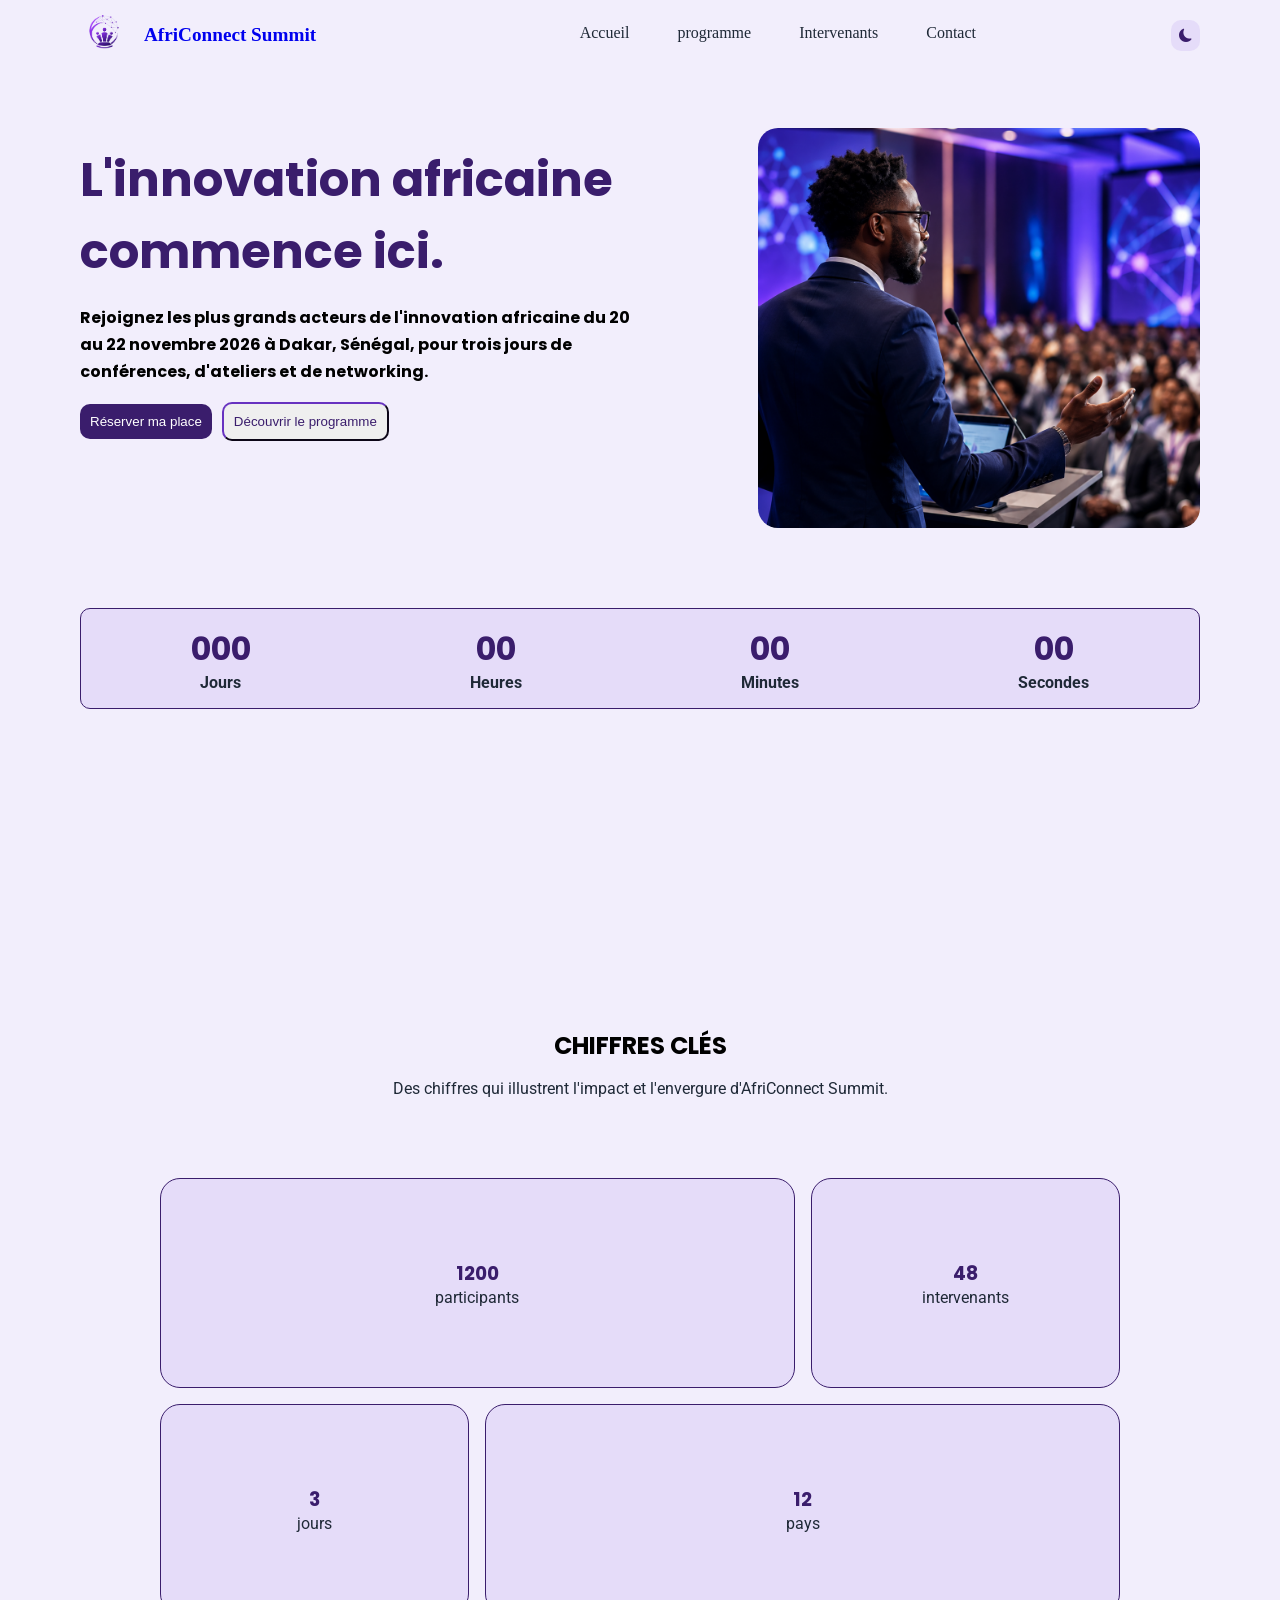
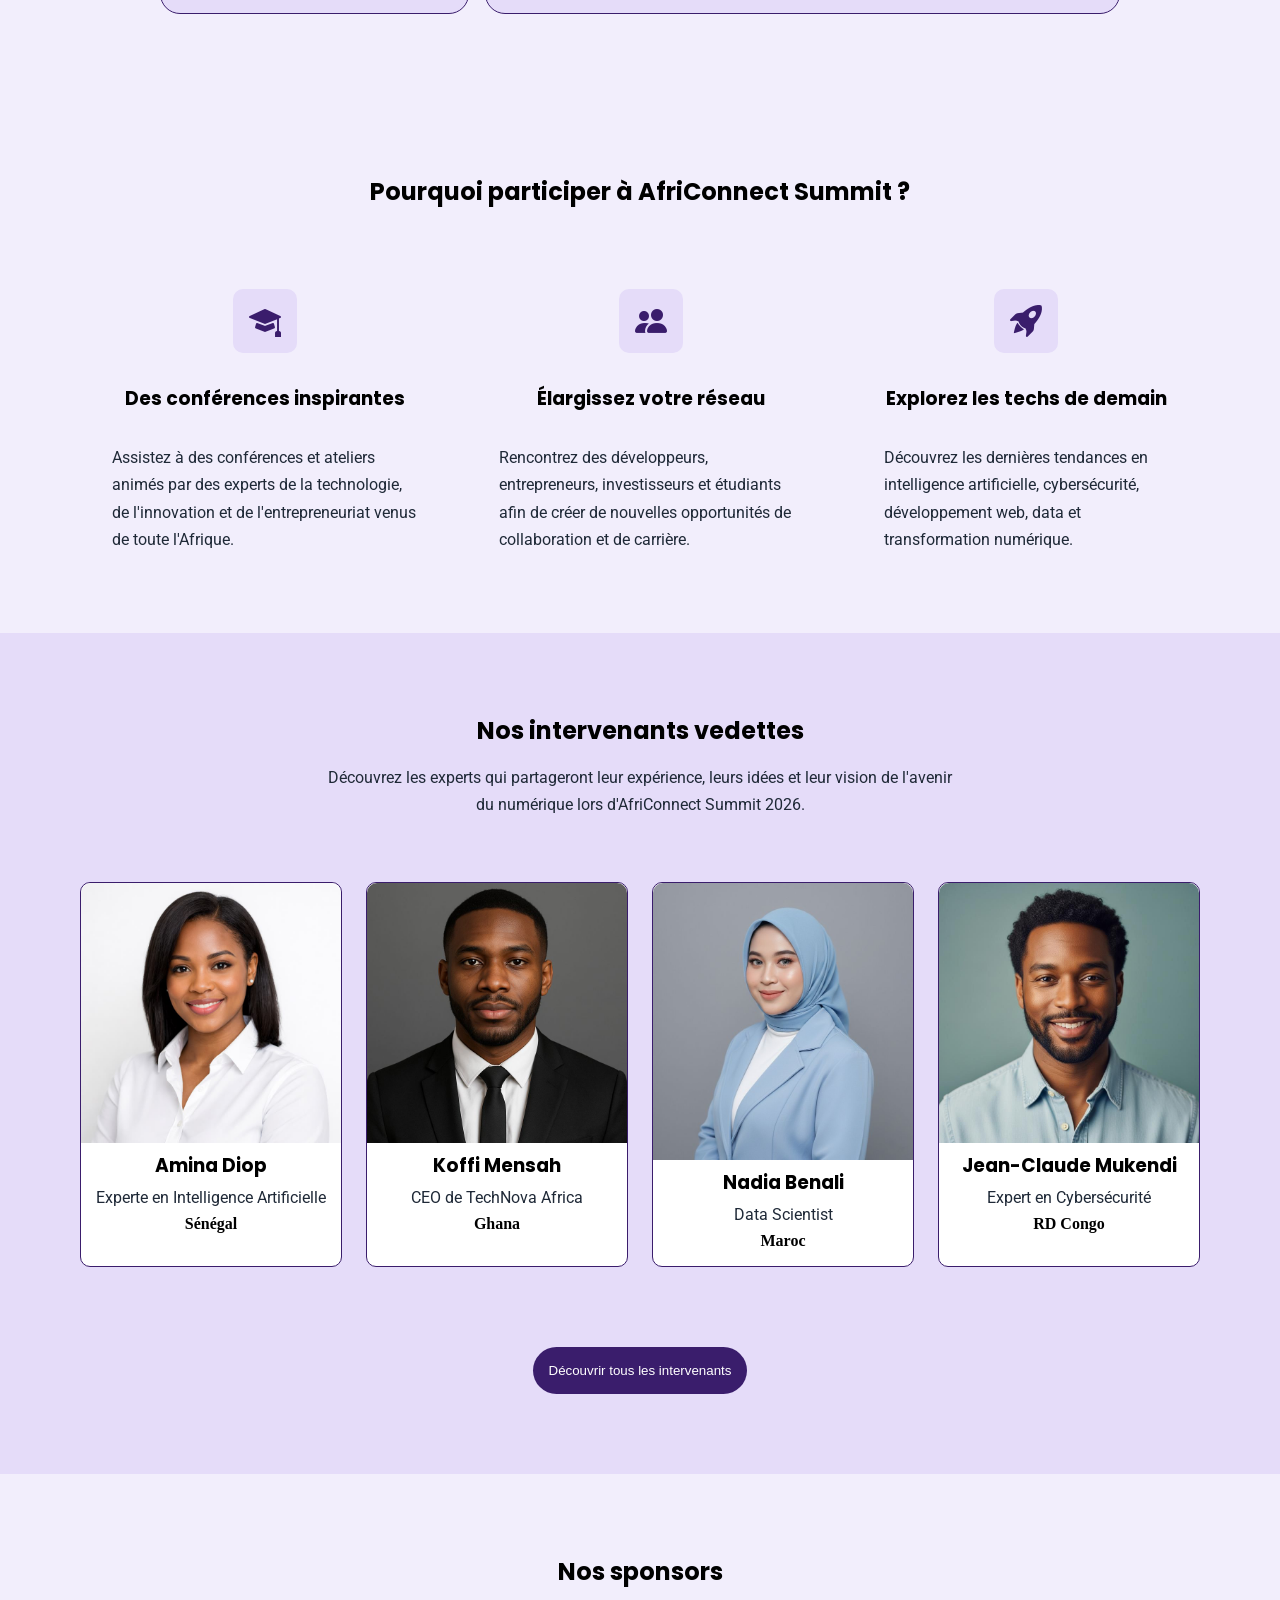
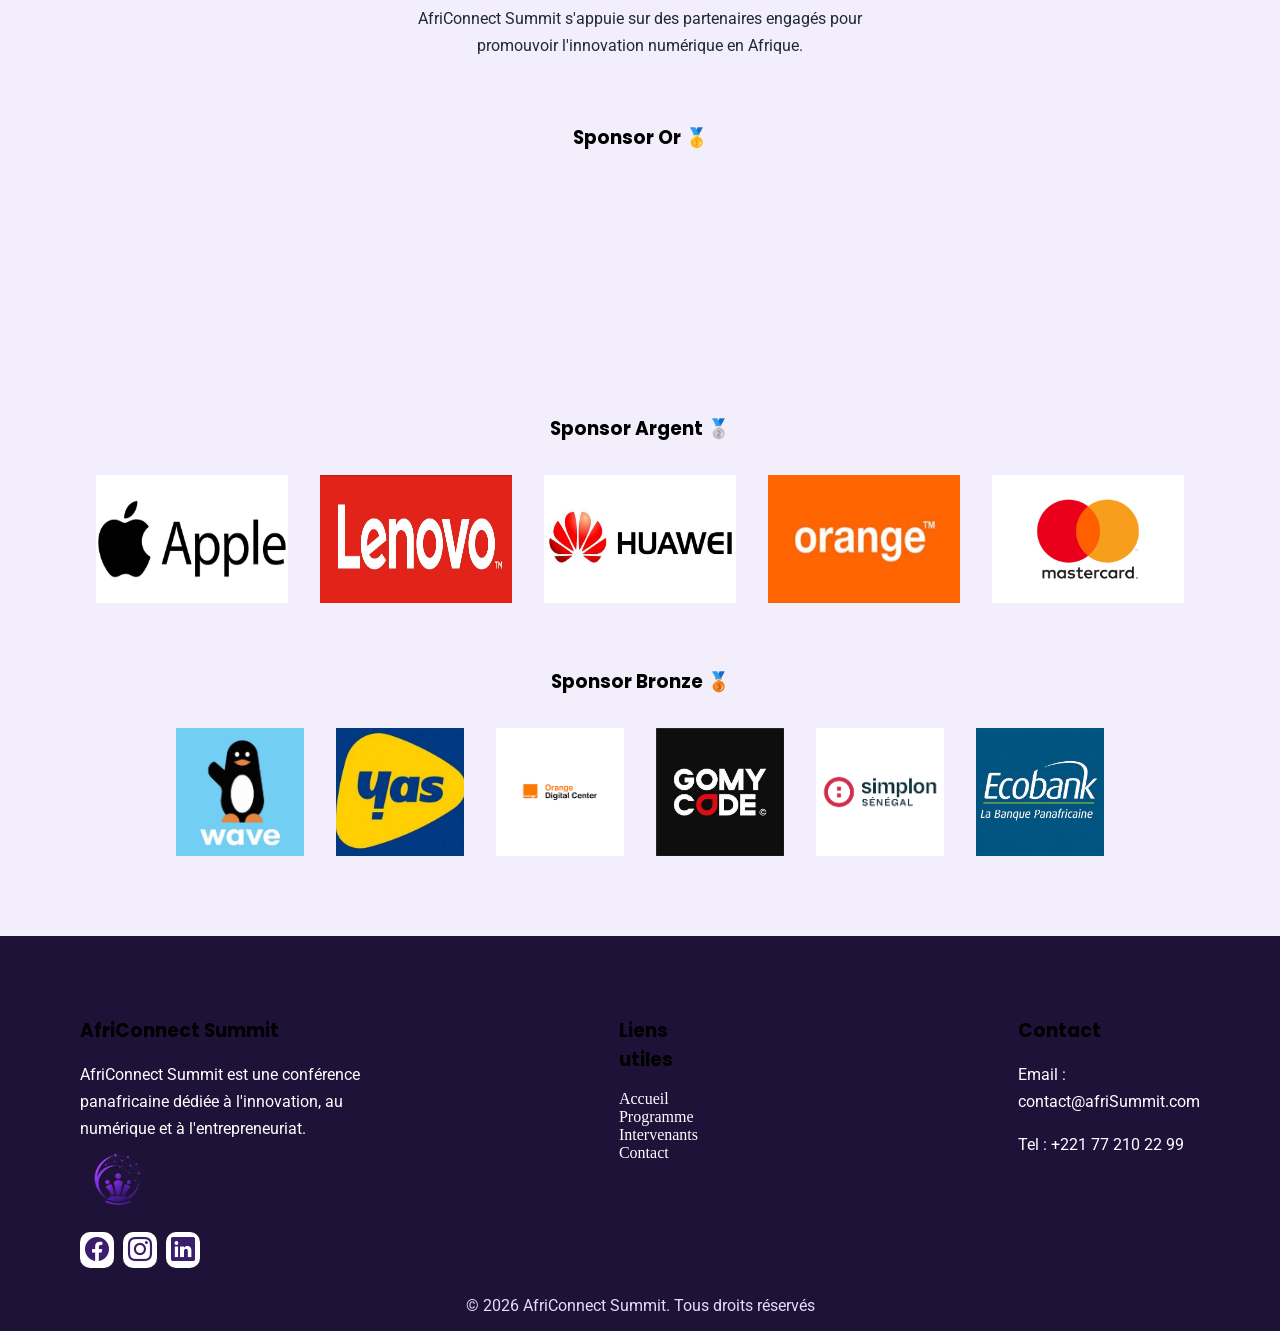
<file: index.html>
<!DOCTYPE html>
<html lang="en">
<head>
    <meta charset="UTF-8">
    <meta name="viewport" content="width=device-width, initial-scale=1.0">
    <title>Accueil</title>

    <!-- Polices -->
    <link rel="preconnect" href="https://fonts.googleapis.com">
    <link rel="preconnect" href="https://fonts.gstatic.com" crossorigin>
    <link href="https://fonts.googleapis.com/css2?family=Poppins:ital,wght@0,100;0,200;0,300;0,400;0,500;0,600;0,700;0,800;0,900;1,100;1,200;1,300;1,400;1,500;1,600;1,700;1,800;1,900&family=Roboto:ital,wght@0,100..900;1,100..900&display=swap" rel="stylesheet">
    <!--Bootstrap icon  -->
    <link rel="stylesheet" href="https://cdn.jsdelivr.net/npm/bootstrap-icons@1.13.1/font/bootstrap-icons.min.css">
    <!-- Votre feuille de style personnelle -->
    <link rel="stylesheet" href="css/style.css">
</head>
<body>
    <header>
        <nav>
            <div class="navbar">
                <div class="logo">
                    <img src="images/logo_AfriConnect_Summit-removebg-preview.png" alt="AfriConnect Summit">
                    <a href="index.html">
                        AfriConnect Summit
                    </a>
                </div>
                <ul class="menu">
                    <li><a href="index.html">Accueil</a></li>
                    <li><a href="programme.html">programme</a></li>
                    <li><a href="intervenants.html">Intervenants</a></li>
                    <li><a href="contact.html">Contact</a></li>
                </ul>
                <button class="btn-dark">
                    <i class="bi bi-moon-fill"></i>
                </button>
                <button class="menu-burger">
                    <i class="bi bi-list"></i>
                </button>
            </div>
        </nav>
    </header>
    

   <!-- Contenu principal -->
    <main>
        <!-- Section Hero -->
        <section id="hero-accueil">
            <div id="hero-style">
                <div class="titre">
                    <h1>L'innovation africaine commence ici.</h1>
                    <h2>Rejoignez les plus grands acteurs de l'innovation africaine du 20 au 22 novembre 2026 à Dakar, Sénégal, pour trois jours de conférences, d'ateliers et de networking.</h2>

                    <div id="btn-hero">
                        <button id="btn1"><a href="contact.html">Réserver ma place</a></button>
                        <button id="btn2"><a href="programme.html">Découvrir le programme</a></button>
                    </div>
                </div>
                <img src="images/hero.png" alt="Accueil">
            </div>
            <div id="compte-rebour">

                <div class="nbr">
                    <h3 id="jours">000</h3>
                    <p>Jours</p>
                </div>
                <div class="nbr">
                    <h3 id="heures">00</h3>
                    <p>Heures</p>
                </div>
                <div class="nbr">
                    <h3 id="minutes">00</h3>
                    <p>Minutes</p>
                </div>
                <div class="nbr">
                    <h3 id="secondes">00</h3>
                    <p>Secondes</p>
                </div>
                
            </div>
        </section>

        <!-- SECTION CHIFFRES CLÉS -->
        <section id="chiffre">
            <div id="titre-chiffre">
                <h2>CHIFFRES CLÉS</h2>
                <p>Des chiffres qui illustrent l'impact et l'envergure d'AfriConnect Summit.</p>
            </div>
            <div id="chiffre-cles">
                <div id="chiffre1">
                    <h3 id="nbr1">0</h3>
                    <p>participants</p>
                </div>
                <div id="chiffre2">
                    <h3 id="nbr2">0</h3>
                    <p>intervenants</p>
                </div>
                <div id="chiffre3">
                    <h3 id="nbr3">0</h3>
                    <p>jours</p>
                </div>
                <div id="chiffre4">
                    <h3 id="nbr4">0</h3>
                    <p>pays</p>
                </div>
            </div>
            
        </section>

        <!-- SECTION  POURQUOI PARTICIPER -->
        <section id="Pourquoi" class="fade-in">
            <h2>Pourquoi participer à AfriConnect Summit ?</h2>
            <div id="container-pourquoi" class="fade-in">
                <div class="fils-pourquoi">
                    <i class="bi-mortarboard-fill"></i>
                    <h3>Des conférences inspirantes</h3>
                    <p>Assistez à des conférences et ateliers animés par des experts de la technologie, de l'innovation et de l'entrepreneuriat venus de toute l'Afrique.</p>
                </div>
                <div class="fils-pourquoi">
                    <i class="bi-people-fill"></i>
                    <h3>Élargissez votre réseau</h3>
                    <p>Rencontrez des développeurs, entrepreneurs, investisseurs et étudiants afin de créer de nouvelles opportunités de collaboration et de carrière.</p>
                </div>
                <div class="fils-pourquoi">
                    <i class="bi-rocket-takeoff-fill"></i>
                    <h3>Explorez les techs de demain</h3>
                    <p>Découvrez les dernières tendances en intelligence artificielle, cybersécurité, développement web, data et transformation numérique.</p>
                </div>
            </div>
        </section>

        <!-- SECTION INTERVENANTS -->
        <section id="intervenants" class="slide-in">
            <div id="titre-intervenant">
                <h2>Nos intervenants vedettes</h2>
                <p>Découvrez les experts qui partageront leur expérience, leurs idées et leur vision de l'avenir du numérique lors d'AfriConnect Summit 2026.</p>
            </div>
            <div id="intervenant-container" class="slide-in">
                <div class="card-intrvnt">
                    <img src="images/Amina_Diop.jpg" alt="Amina Diop">
                    <h3>Amina Diop</h3>
                    <p>Experte en Intelligence Artificielle</p>
                    <strong>Sénégal</strong>
                </div>
                <div class="card-intrvnt">
                    <img src="images/koffi_Mensa.jpg" alt="Koffi Mensah">
                    <h3>Koffi Mensah</h3>
                    <p>CEO de TechNova Africa</p>
                    <strong>Ghana</strong>
                </div>
                <div class="card-intrvnt">
                    <img src="images/Nadia.jpg" alt="Nadia Benali">
                    <h3>Nadia Benali</h3>
                    <p>Data Scientist</p>
                    <strong>Maroc</strong>
                </div>
                <div class="card-intrvnt">
                    <img src="images/Jean.jpg" alt="Jean-Claude Mukendi">
                    <h3>Jean-Claude Mukendi</h3>
                    <p>Expert en Cybersécurité</p>
                    <strong>RD Congo</strong>
                </div>
            </div>
            <div id="btn-container">
                <button id="btn-intrvnt"><a href="intervenants.html">Découvrir tous les intervenants </a></button>
            </div>
        </section>

        <!-- SECTION SPONSORS -->
        <section id="sponsor" class="fade-in">
            <div id="titre-sponsor">
                <h2>Nos sponsors</h2>
                <p>AfriConnect Summit s'appuie sur des partenaires engagés pour promouvoir l'innovation numérique en Afrique.</p>
            </div>
            
            <div class="sponsor">
                <h3>Sponsor Or 🥇</h3>
                <div id="sponsor-or" class="fade-in">
                    <img src="images/google.jpg" alt="google">
                    <img src="images/microsoft.jpg" alt="microsoft">
                    <img src="images/amazon.jpg" alt="amazon">
                </div>
            </div>
            <div class="sponsor">
                <h3>Sponsor Argent 🥈</h3>
                <div id="sponsor-argent" class="fade-in">
                    <img src="images/apple.jpg" alt="apple">
                    <img src="images/lenovo.jpg" alt="lenovo">
                    <img src="images/huawei.jpg" alt="huawei">
                    <img src="images/orange.jpg" alt="orange">
                    <img src="images/mastercard.jpg" alt="mastercard">
                </div>
            </div>
            <div class="sponsor">
                <h3>Sponsor Bronze 🥉</h3>
                <div id="sponsor-bronze" class="fade-in">
                    <img src="images/wave.jpg" alt="wave">
                    <img src="images/mix.jpg" alt="mix">
                    <img src="images/ODC.png" alt="ODC">
                    <img src="images/goMycode.jfif" alt="goMycode">
                    <img src="images/simplon.png" alt="simplon">
                    <img src="images/ecobanque.jfif" alt="ecobanque">
                </div>
            </div> 
        </section>

    </main>


    <footer>
        <div>
            <div id="infos">
                <div id="description">
                    <h3>AfriConnect Summit</h3>
                    <p>AfriConnect Summit est une conférence panafricaine dédiée à l'innovation, au numérique et à l'entrepreneuriat.</p>
                    <img src="images/logo_AfriConnect_Summit-removebg-preview.png" alt="">
                </div>

                <div id="lien">
                    <h3>Liens utiles</h3>
                    <ul>
                        <li><a href="index.html">Accueil</a></li>
                        <li><a href="programme.html">Programme</a></li>
                        <li><a href="intervenants.html">Intervenants</a></li>
                        <li><a href="contact.html">Contact</a></li>
                    </ul>
                </div>
                
                <div id="contact">
                    <h3>Contact</h3>
                    <p>Email : contact@afriSummit.com</p>
                    <p>Tel : +221 77 210 22 99</p>
                </div>
            </div>

            <div id="reseau">
                <a href="http://www.facebook.com"><i class="bi bi-facebook"></i></a>
                <a href="http://www.instagram.com"><i class="bi bi-instagram"></i></a>
                <a href="http://www.linkedin.com"><i class="bi bi-linkedin"></i></a>
            </div> 

            <div id="copyright">
                <p>&copy; 2026 AfriConnect Summit. Tous droits réservés</p>
            </div>
            <!-- Bouton retour en haut -->
            <button id="btn-Top">
                <i class="bi bi-arrow-up-short"></i>
            </button>
        </div>
    </footer>


    <script src="js/main.js"></script>
</body>
</html>
</file>
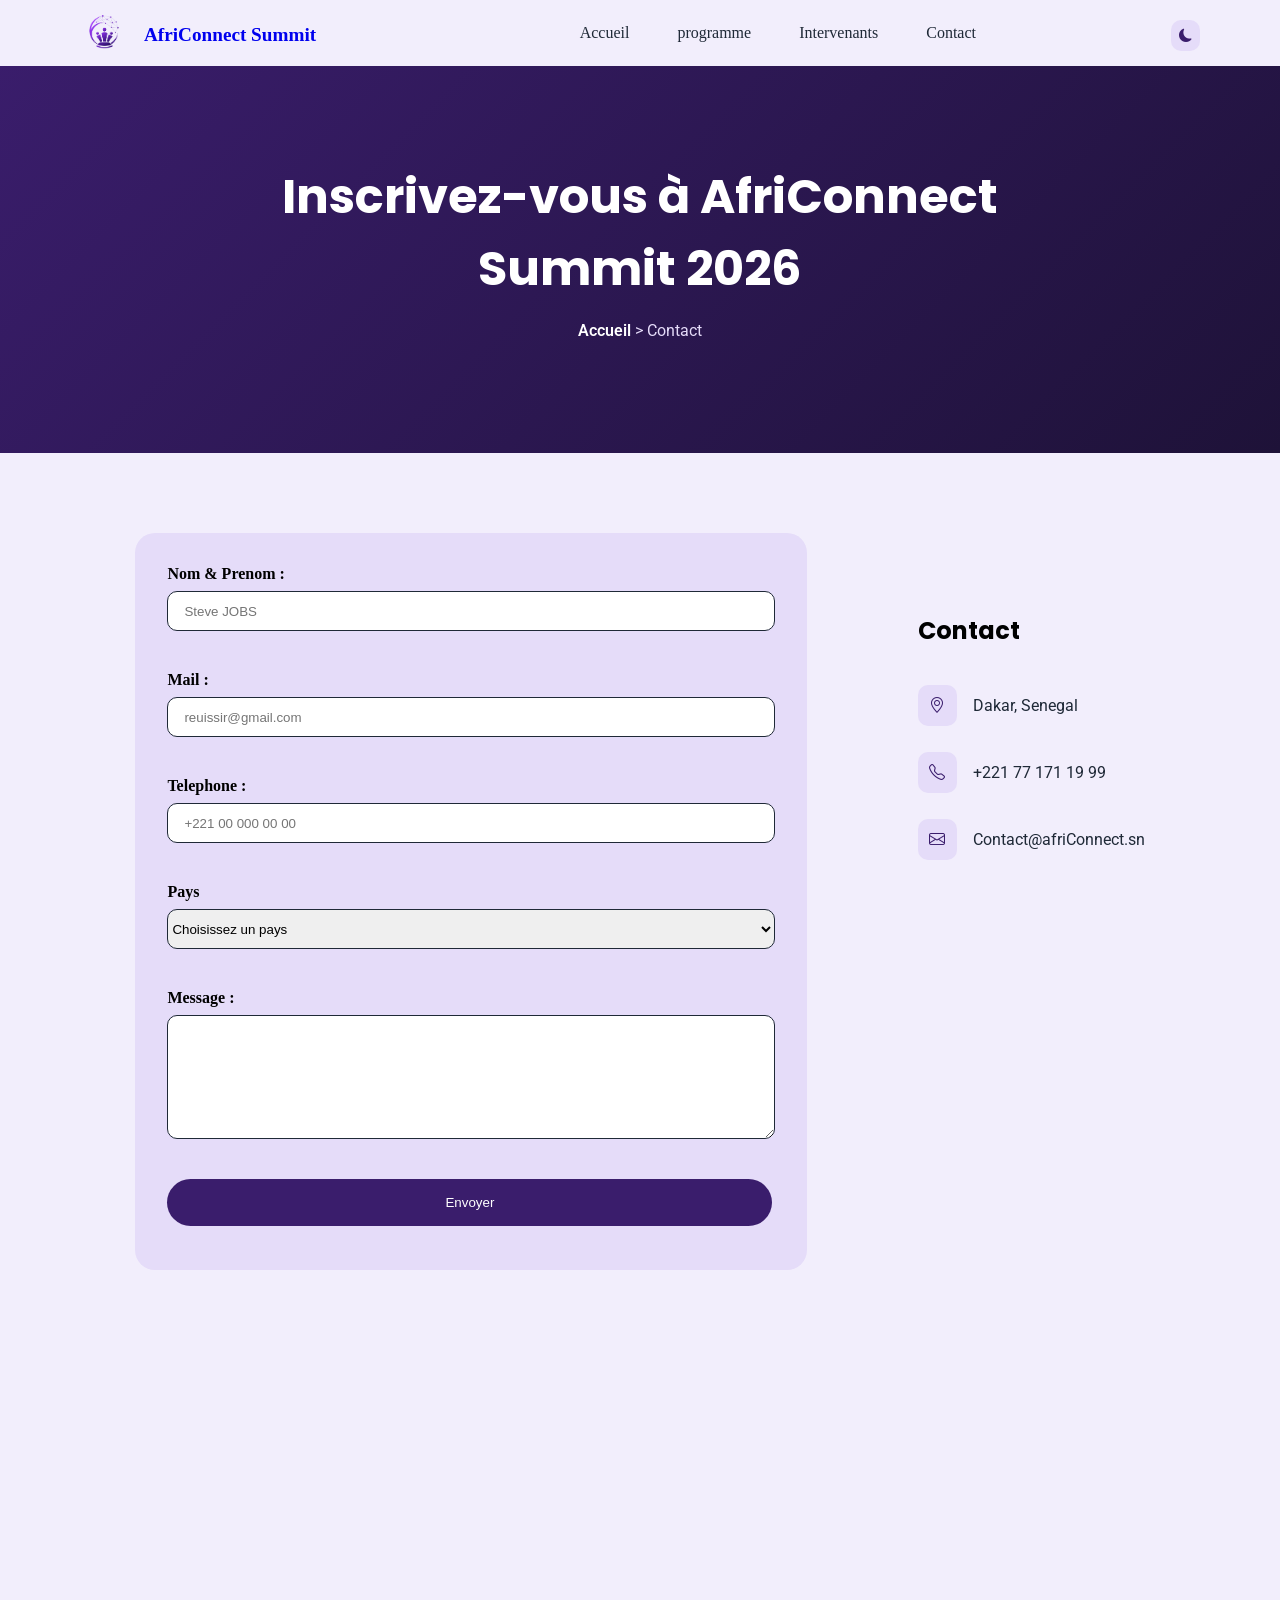
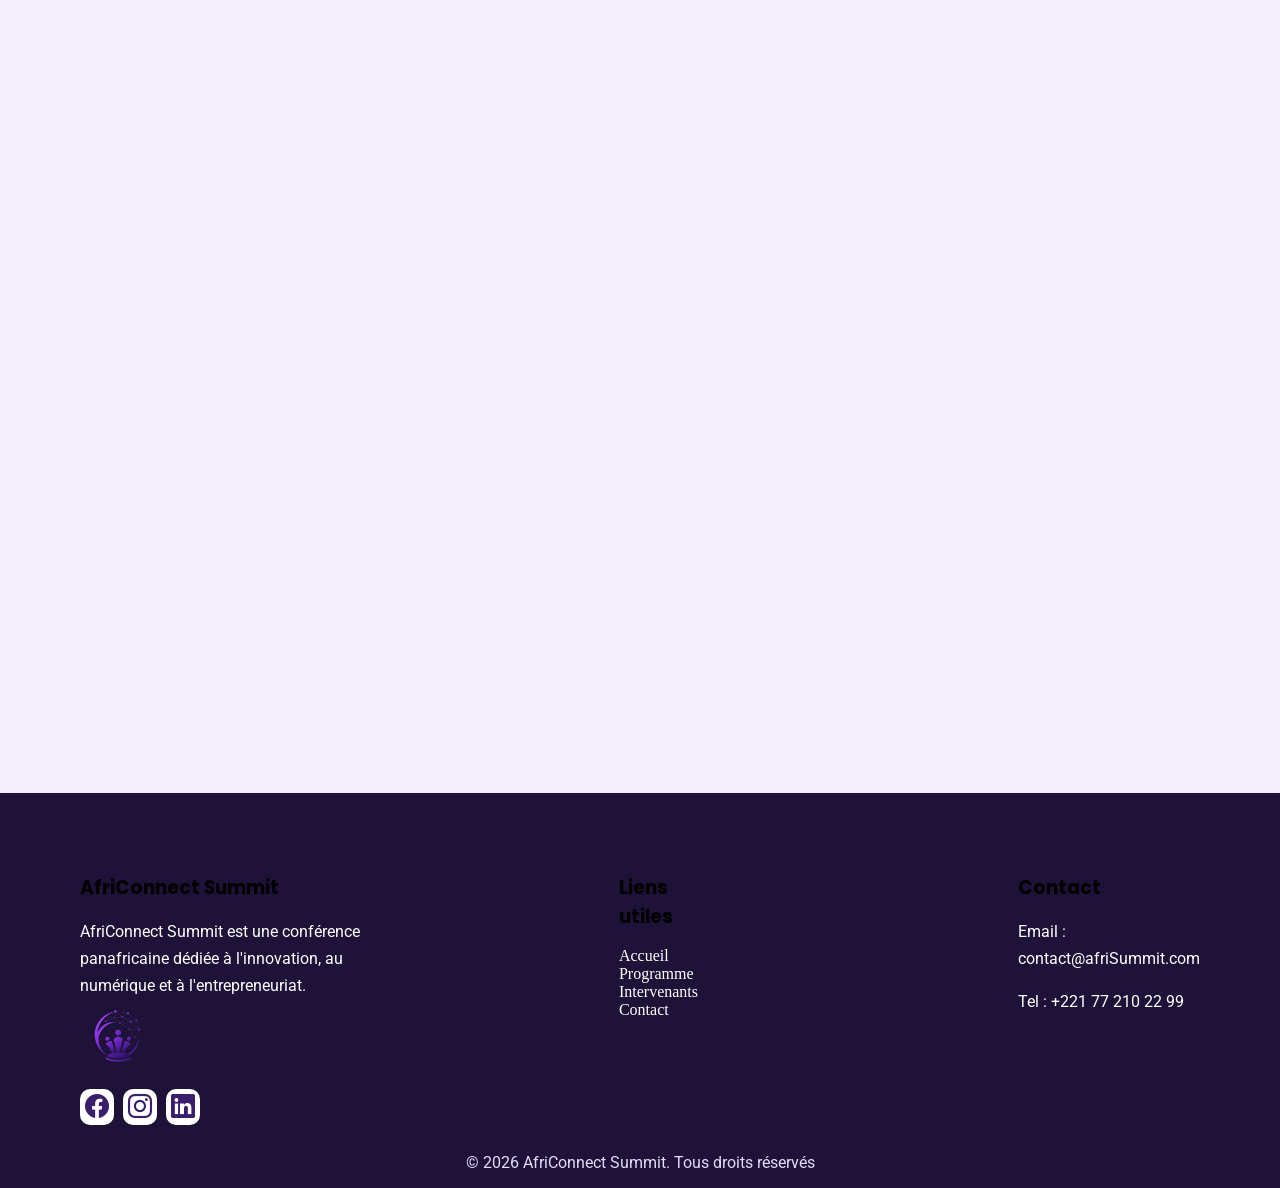
<file: contact.html>
<!DOCTYPE html>
<html lang="en">
<head>
    <meta charset="UTF-8">
    <meta name="viewport" content="width=device-width, initial-scale=1.0">
    <title>Inscription & Contact</title>

    <!-- Polices -->
    <link rel="preconnect" href="https://fonts.googleapis.com">
    <link rel="preconnect" href="https://fonts.gstatic.com" crossorigin>
    <link href="https://fonts.googleapis.com/css2?family=Poppins:ital,wght@0,100;0,200;0,300;0,400;0,500;0,600;0,700;0,800;0,900;1,100;1,200;1,300;1,400;1,500;1,600;1,700;1,800;1,900&family=Roboto:ital,wght@0,100..900;1,100..900&display=swap" rel="stylesheet">
    <!--Bootstrap icon  -->
    <link rel="stylesheet" href="https://cdn.jsdelivr.net/npm/bootstrap-icons@1.13.1/font/bootstrap-icons.min.css">
    <!-- Votre feuille de style personnelle -->
    <link rel="stylesheet" href="css/style.css">
</head>
<body>
    <header>
        <nav>
            <div class="navbar">
                <div class="logo">
                    <img src="images/logo_AfriConnect_Summit-removebg-preview.png" alt="AfriConnect Summit">
                    <a href="index.html">
                        AfriConnect Summit
                    </a>
                </div>
                <ul class="menu">
                    <li><a href="index.html">Accueil</a></li>
                    <li><a href="programme.html">programme</a></li>
                    <li><a href="intervenants.html">Intervenants</a></li>
                    <li><a href="contact.html">Contact</a></li>
                </ul>
                <button class="btn-dark">
                    <i class="bi bi-moon-fill"></i>
                </button>
                <button class="menu-burger">
                    <i class="bi bi-list"></i>
                </button>
            </div>
        </nav>
    </header>

   <!-- Contenu principal -->
    <main>
        <!-- Section Hero -->
        <section id="hero-contact">
            <div id="titre-hero-contact">
                <h1>Inscrivez-vous à AfriConnect Summit 2026</h1>
                <p>
                    <a href="index.html">Accueil</a> > Contact
                </p>
            </div>
        </section>

        <!-- Section FORMULAIRE -->
        <section id="formulaire">
            <div id="form-container">
                <div id="form">
                    <form action="" method="" id="inscriptionForm">
                        <div class="div-form">
                            <label for="nom">Nom & Prenom :</label>
                            <input type="text" id="nom" placeholder="Steve JOBS">
                            <span class="erreur" id="nomPrenomErreur"></span>
                        </div>
                        <div class="div-form">
                            <label for="mail">Mail :</label>
                            <input type="email" id="mail" placeholder="reuissir@gmail.com">
                            <span class="erreur" id="mailErreur"></span>
                        </div>
                        <div class="div-form">
                            <label for="telephone">Telephone :</label>
                            <input type="tel" name="telephone" id="telephone" placeholder="+221 00 000 00 00"> 
                            <span class="erreur" id="telErreur"></span>
                        </div>
                        <div class="div-form">
                            <label for="pays">Pays</label>
                            <select name="pays" id="pays">
                                <OPtion value="choix">Choisissez un pays</OPtion>
                                <option value="Senegal">Senegal</option>
                                <option value="Maroc">Maroc</option>
                                <option value="Egypte">Egypte</option>
                                <option value="Nigeria">Nigeria</option>
                                <option value="Ghana">Ghana</option>
                                <option value="Congo">RD Congo</option>
                                <option value="Ethiopie">Ethiopie</option>
                                <option value="Mali">Mali</option>
                                <option value="Guinee">Guinee</option>
                                <option value="Gambie">Gambie</option>
                                <option value="Cote d'ivoire">Cote d'ivoire</option>
                                <option value="Rwanda">Rwanda</option>
                            </select>
                            <span class="erreur" id="paysErreur"></span>
                        </div>
                        <div class="div-form">
                            <label for="message">Message :</label>
                            <textarea name="message" id="message" rows="6" cols="35"></textarea>
                            <span class="erreur" id="messageErreur"></span>
                        </div>
                        <button id="btn-form" type="submit">Envoyer</button>
                    </form>
                    <div id="confirmation" class="success"></div>

                </div>
                <div id="div-contact">  
                    <h2>Contact</h2>
                    <p><i class="bi bi-geo-alt"></i>Dakar, Senegal</p>
                    <p><i class="bi bi-telephone"></i>+221 77 171 19 99</p>
                    <p><i class="bi bi-envelope"></i>Contact@afriConnect.sn</p>
                </div>
            </div>
        </section>

        <!-- Section FAQ -->
        <section id="FAQ" class="fade-in">
            <h2>FAQ - Besoin d'une information ?</h2>

            <div class="faq-item">
                <input type="checkbox" id="faq1">
                <label for="faq1">
                    Comment puis-je m'inscrire à AfriConnect Summit ?
                </label>

                <div class="faq-content">
                    <p>
                        L'inscription se fait directement via le formulaire disponible sur cette
                        page. Une confirmation vous sera envoyée après validation.
                    </p>
                </div>
            </div>

            <div class="faq-item">
                <input type="checkbox" id="faq2">
                <label for="faq2">
                    La participation à la conférence est-elle payante ?
                </label>
                
                <div class="faq-content">
                    <p>
                        Plusieurs formules sont proposées, notamment un accès standard, un accès premium et 
                        un pass étudiant. Les détails seront communiqués après l'inscription.
                    </p>
                </div>
            </div>

            <div class="faq-item">
                <input type="checkbox" id="faq3">
                <label for="faq3">
                    Où se déroulera l'événement ?
                </label>
                
                <div class="faq-content">
                    <p>
                        AfriConnect Summit 2026 se tiendra à Dakar, au Sénégal, du 20 au 22 novembre 2026.
                    </p>
                </div>
            </div>

            <div class="faq-item">
                <input type="checkbox" id="faq4">
                <label for="faq4">
                    Qui peut participer à la conférence ?
                </label>
                
                <div class="faq-content">
                    <p>
                        La conférence est ouverte aux étudiants, développeurs, entrepreneurs, chercheurs, 
                        investisseurs et à toute personne intéressée par les technologies et l'innovation.
                    </p>
                </div>
            </div>

            <div class="faq-item">
                <input type="checkbox" id="faq5">
                <label for="faq5">
                    Recevrai-je un certificat de participation ?
                </label>
                
                <div class="faq-content">
                    <p>
                        Oui. Tous les participants présents durant l'événement recevront un certificat 
                        de participation à la clôture de la conférence.
                    </p>
                </div>
            </div>
        </section>

        <!-- Section iframe -->
        <section id="iframe">
            <iframe src="https://www.google.com/maps/embed?pb=!1m18!1m12!1m3!1d3858.5187823338842!2d-17.200932724891157!3d14.739777385763217!2m3!1f0!2f0!3f0!3m2!1i1024!2i768!4f13.1!3m3!1m2!1s0xec19feb37b00737%3A0xcc39a5adb92c7ea7!2sCentre%20des%20Expositions%20a%20Diamniadio%20(C.I.C.A.D)!5e0!3m2!1sfr!2ssn!4v1783547538819!5m2!1sfr!2ssn" width="400" height="300" style="border:0;" allowfullscreen="" loading="lazy" referrerpolicy="strict-origin-when-cross-origin"></iframe>
        </section>

    </main>
    

    <footer>
        <div>
            <div id="infos">
                <div id="description">
                    <h3>AfriConnect Summit</h3>
                    <p>AfriConnect Summit est une conférence panafricaine dédiée à l'innovation, au numérique et à l'entrepreneuriat.</p>
                    <img src="images/logo_AfriConnect_Summit-removebg-preview.png" alt="">
                </div>

                <div id="lien">
                    <h3>Liens utiles</h3>
                    <ul>
                        <li><a href="index.html">Accueil</a></li>
                        <li><a href="programme.html">Programme</a></li>
                        <li><a href="intervenants.html">Intervenants</a></li>
                        <li><a href="contact.html">Contact</a></li>
                    </ul>
                </div>
                
                <div id="contact">
                    <h3>Contact</h3>
                    <p>Email : contact@afriSummit.com</p>
                    <p>Tel : +221 77 210 22 99</p>
                </div>
            </div>

            <div id="reseau">
                <a href="http://www.facebook.com"><i class="bi bi-facebook"></i></a>
                <a href="http://www.instagram.com"><i class="bi bi-instagram"></i></a>
                <a href="http://www.linkedin.com"><i class="bi bi-linkedin"></i></a>
            </div> 

            <div id="copyright">
                <p>&copy; 2026 AfriConnect Summit. Tous droits réservés</p>
            </div>
            <!-- Bouton retour en haut -->
            <button id="btn-Top">
                <i class="bi bi-arrow-up-short"></i>
            </button>
        </div>
    </footer>

    <script src="js/main.js"></script>
</body>
</html>
</file>
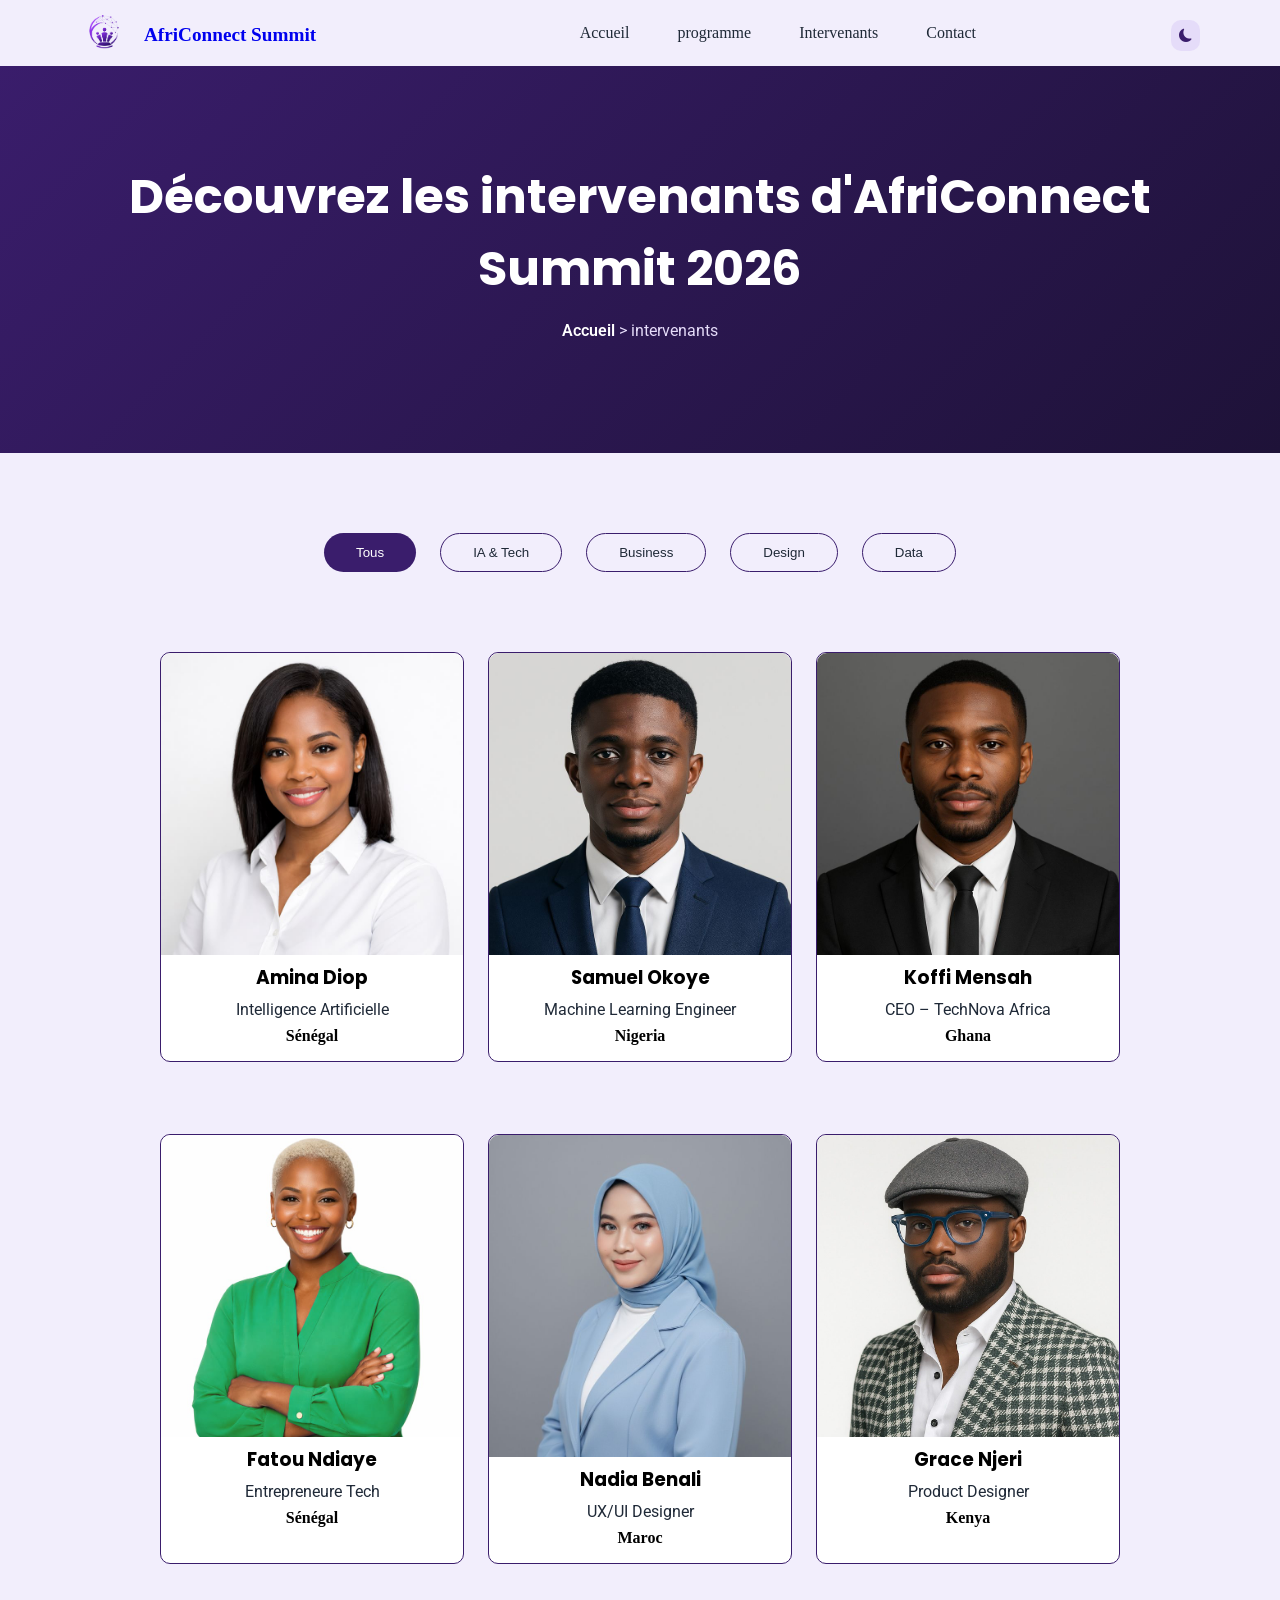
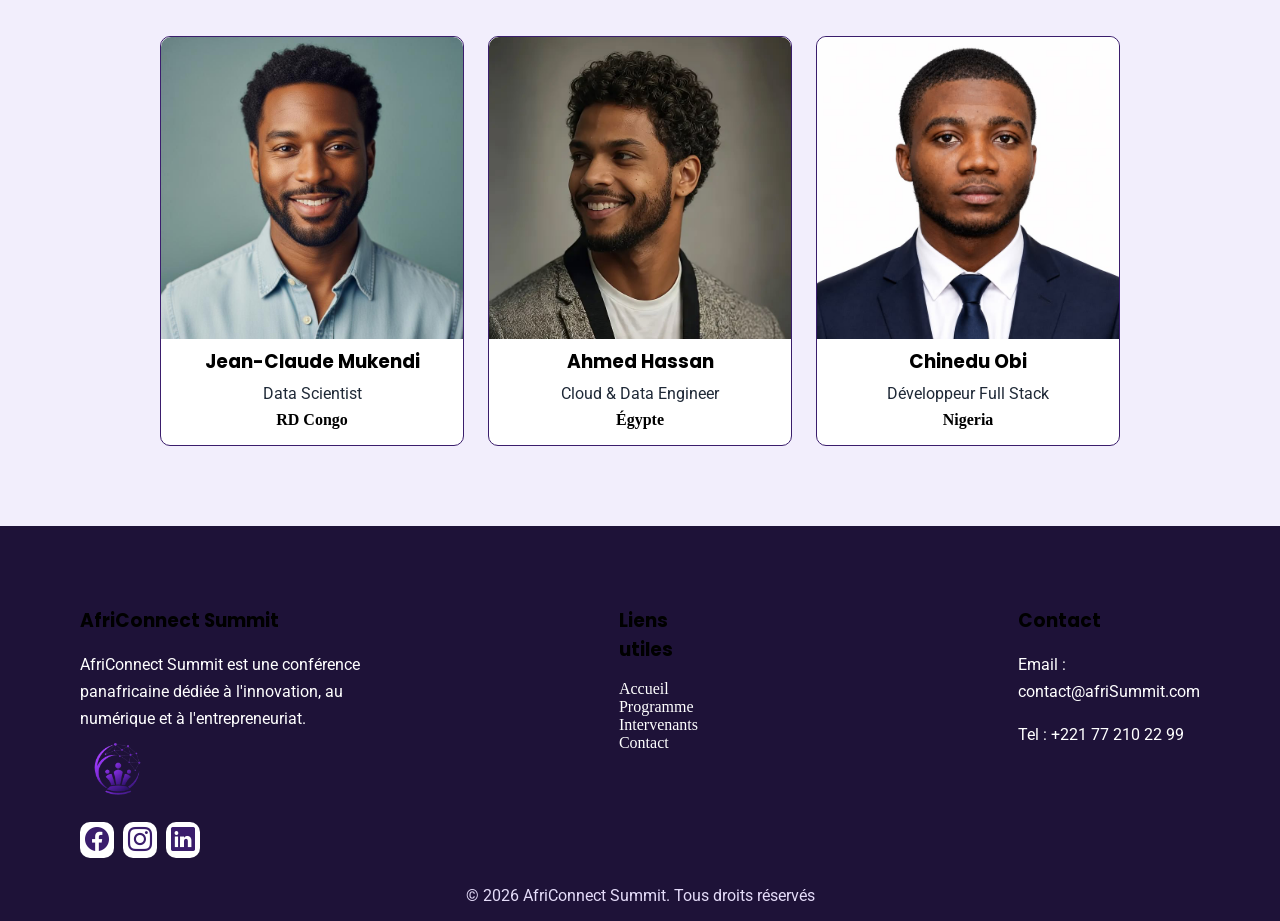
<file: intervenants.html>
<!DOCTYPE html>
<html lang="en">
<head>
    <meta charset="UTF-8">
    <meta name="viewport" content="width=device-width, initial-scale=1.0">
    <title>Intervenants</title>

    <!-- Polices -->
    <link rel="preconnect" href="https://fonts.googleapis.com">
    <link rel="preconnect" href="https://fonts.gstatic.com" crossorigin>
    <link href="https://fonts.googleapis.com/css2?family=Poppins:ital,wght@0,100;0,200;0,300;0,400;0,500;0,600;0,700;0,800;0,900;1,100;1,200;1,300;1,400;1,500;1,600;1,700;1,800;1,900&family=Roboto:ital,wght@0,100..900;1,100..900&display=swap" rel="stylesheet">
    <!--Bootstrap icon  -->
    <link rel="stylesheet" href="https://cdn.jsdelivr.net/npm/bootstrap-icons@1.13.1/font/bootstrap-icons.min.css">
    <!-- Votre feuille de style personnelle -->
    <link rel="stylesheet" href="css/style.css">
</head>
<body>
    <header>
        <nav>
            <div class="navbar">
                <div class="logo">
                    <img src="images/logo_AfriConnect_Summit-removebg-preview.png" alt="AfriConnect Summit">
                    <a href="index.html">
                        AfriConnect Summit
                    </a>
                </div>
                <ul class="menu">
                    <li><a href="index.html">Accueil</a></li>
                    <li><a href="programme.html">programme</a></li>
                    <li><a href="intervenants.html">Intervenants</a></li>
                    <li><a href="contact.html">Contact</a></li>
                </ul>
                <button class="btn-dark">
                    <i class="bi bi-moon-fill"></i>
                </button>
                <button class="menu-burger">
                    <i class="bi bi-list"></i>
                </button>
            </div>
        </nav>
    </header>


   <!-- Contenu principal -->
    <main>
        <!-- Section Hero -->
        <section id="hero-intervenant">
            <div id="titre-hero-intrvnt">
                <h1>Découvrez les intervenants d'AfriConnect Summit 2026</h1>
                <p>
                    <a href="index.html">Accueil</a> > intervenants
                </p>
            </div>
        </section>

        <!-- Section INTERVENANTS -->
        <section id="intervenant">
            <div id="filtre">
                <button value="tous" id="btn">Tous</button>
                <button value="IA" class="btn" id="btnIA">IA & Tech</button>
                <button value="business" class="btn" id="btnBusiness">Business</button>
                <button value="design" class="btn" id="btnDesign">Design</button>
                <button value="data" class="btn" id="btnData">Data</button>
            </div>

            <!-- Grille de profits -->
            <div id="profit-container">
                <article data-categorie="IA" class="IA">
                    <img src="images/Amina_Diop.jpg" alt="Amina Diop">
                    <h3>Amina Diop</h3>
                    <p>Intelligence Artificielle</p>
                    <strong>Sénégal</strong>
                </article>

                <article data-categorie="IA" class="IA">
                    <img src="images/Grace_benali.jpg" alt="Samuel Okoye">
                    <h3>Samuel Okoye</h3>
                    <p>Machine Learning Engineer</p>
                    <strong>Nigeria</strong>
                </article>

                <article data-categorie="business" class="business">
                    <img src="images/koffi_Mensa.jpg" alt="Koffi Mensah">
                    <h3>Koffi Mensah</h3>
                    <p>CEO – TechNova Africa</p>
                    <strong>Ghana</strong>
                </article>

                <article data-categorie="business" class="business">
                    <img src="images/Fatou_Ndiaye.jpg" alt="Fatou Ndiaye">
                    <h3>Fatou Ndiaye</h3>
                    <p>Entrepreneure Tech</p>
                    <strong>Sénégal</strong>
                </article>

                <article data-categorie="design" class="design">
                    <img src="images/Nadia.jpg" alt="Nadia Benali">
                    <h3>Nadia Benali</h3>
                    <p>UX/UI Designer</p>
                    <strong>Maroc</strong>
                </article>

                <article data-categorie="design" class="design">
                    <img src="images/Njeri.jpg" alt="Grace Njeri">
                    <h3>Grace Njeri</h3>
                    <p>Product Designer</p>
                    <strong>Kenya</strong>
                </article>

                <article data-categorie="data" class="data">
                    <img src="images/Jean.jpg" alt="Jean-Claude Mukendi">
                    <h3>Jean-Claude Mukendi</h3>
                    <p>Data Scientist</p>
                    <strong>RD Congo</strong>
                </article>

                <article data-categorie="data" class="data">
                    <img src="images/Ahmed.jpg" alt="Ahmed Hassan">
                    <h3>Ahmed Hassan</h3>
                    <p>Cloud & Data Engineer</p>
                    <strong>Égypte</strong>
                </article>

                <article data-categorie="IA" class="IA">
                    <img src="images/Obi.jpg" alt="Chinedu Obi">
                    <h3>Chinedu Obi</h3>
                    <p>Développeur Full Stack</p>
                    <strong>Nigeria</strong>
                </article>
            </div>
        </section>

    </main>
    

    <footer>
        <div>
            <div id="infos">
                <div id="description">
                    <h3>AfriConnect Summit</h3>
                    <p>AfriConnect Summit est une conférence panafricaine dédiée à l'innovation, au numérique et à l'entrepreneuriat.</p>
                    <img src="images/logo_AfriConnect_Summit-removebg-preview.png" alt="">
                </div>

                <div id="lien">
                    <h3>Liens utiles</h3>
                    <ul>
                        <li><a href="index.html">Accueil</a></li>
                        <li><a href="programme.html">Programme</a></li>
                        <li><a href="intervenants.html">Intervenants</a></li>
                        <li><a href="contact.html">Contact</a></li>
                    </ul>
                </div>
                
                <div id="contact">
                    <h3>Contact</h3>
                    <p>Email : contact@afriSummit.com</p>
                    <p>Tel : +221 77 210 22 99</p>
                </div>
            </div>

            <div id="reseau">
                <a href="http://www.facebook.com"><i class="bi bi-facebook"></i></a>
                <a href="http://www.instagram.com"><i class="bi bi-instagram"></i></a>
                <a href="http://www.linkedin.com"><i class="bi bi-linkedin"></i></a>
            </div> 

            <div id="copyright">
                <p>&copy; 2026 AfriConnect Summit. Tous droits réservés</p>
            </div>
            <!-- Bouton retour en haut -->
            <button id="btn-Top">
                <i class="bi bi-arrow-up-short"></i>
            </button>
        </div>
    </footer>

    <script src="js/main.js"></script>
</body>
</html>
</file>
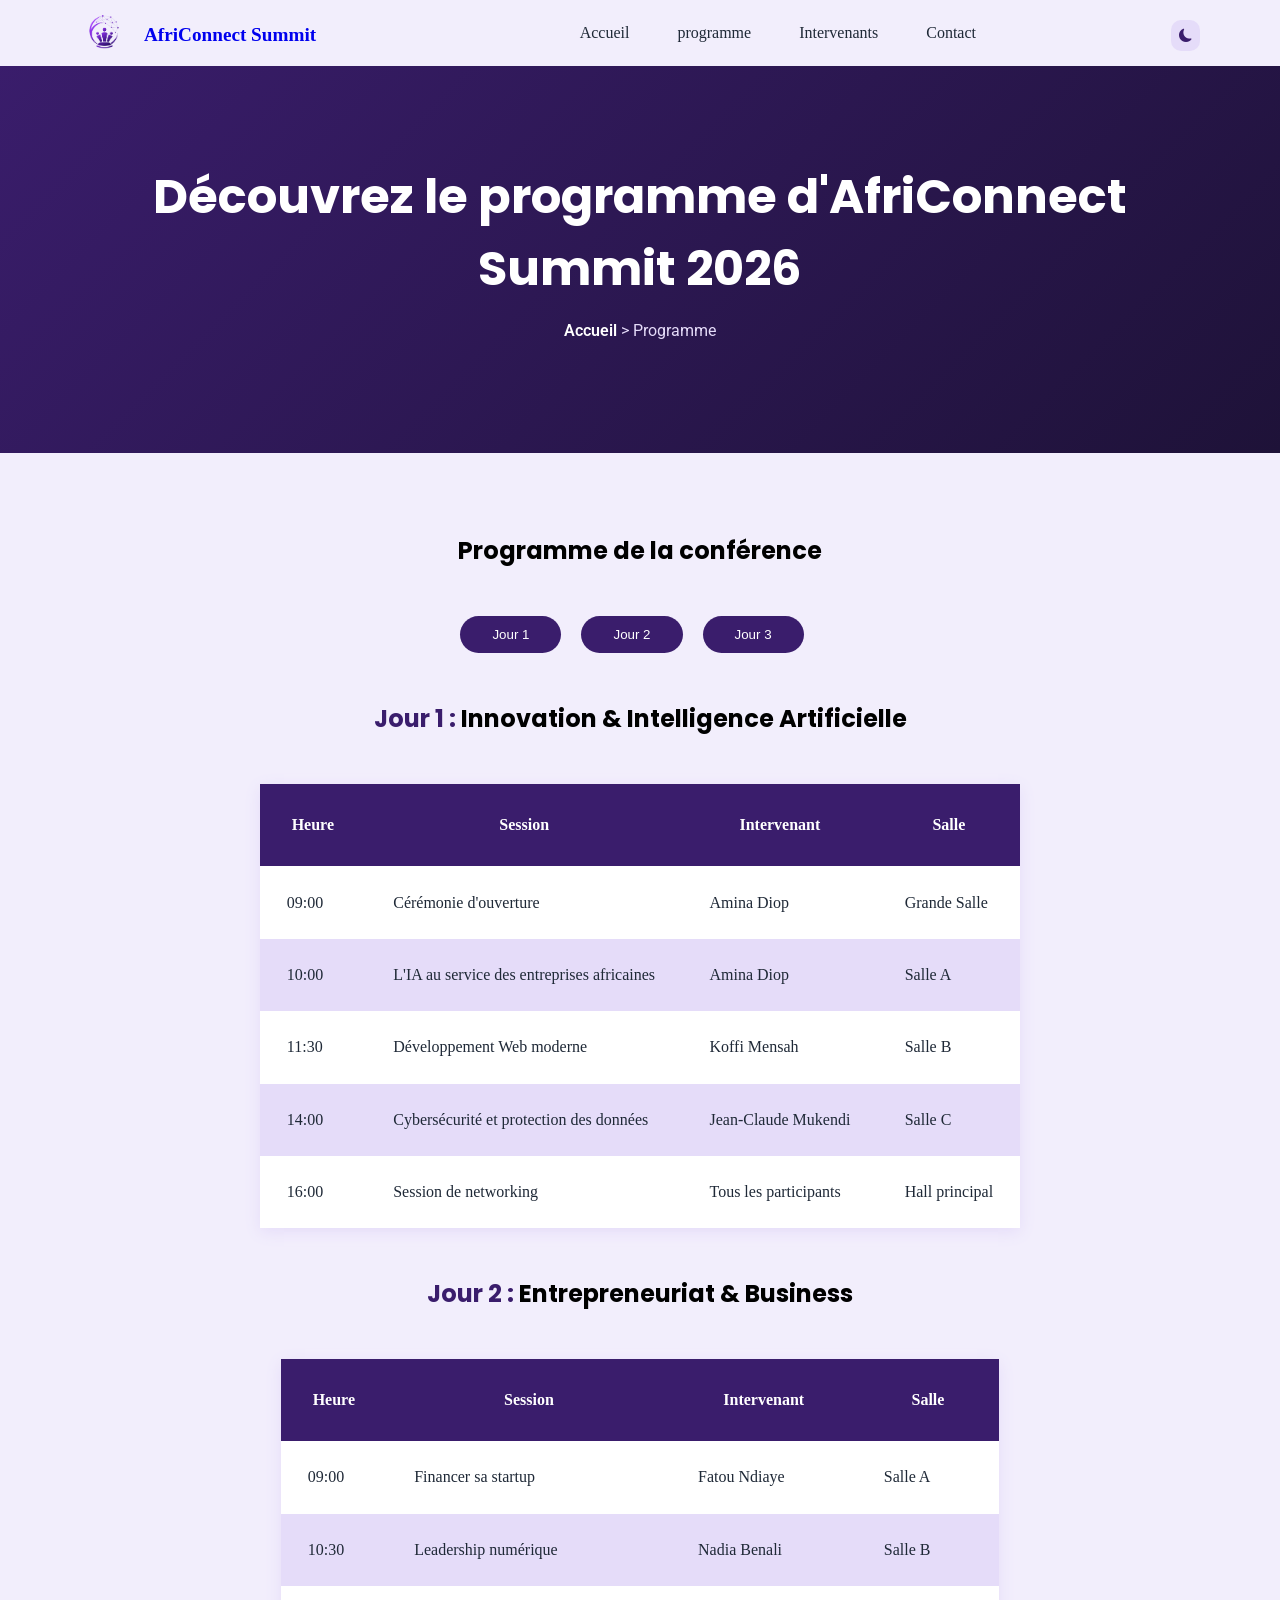
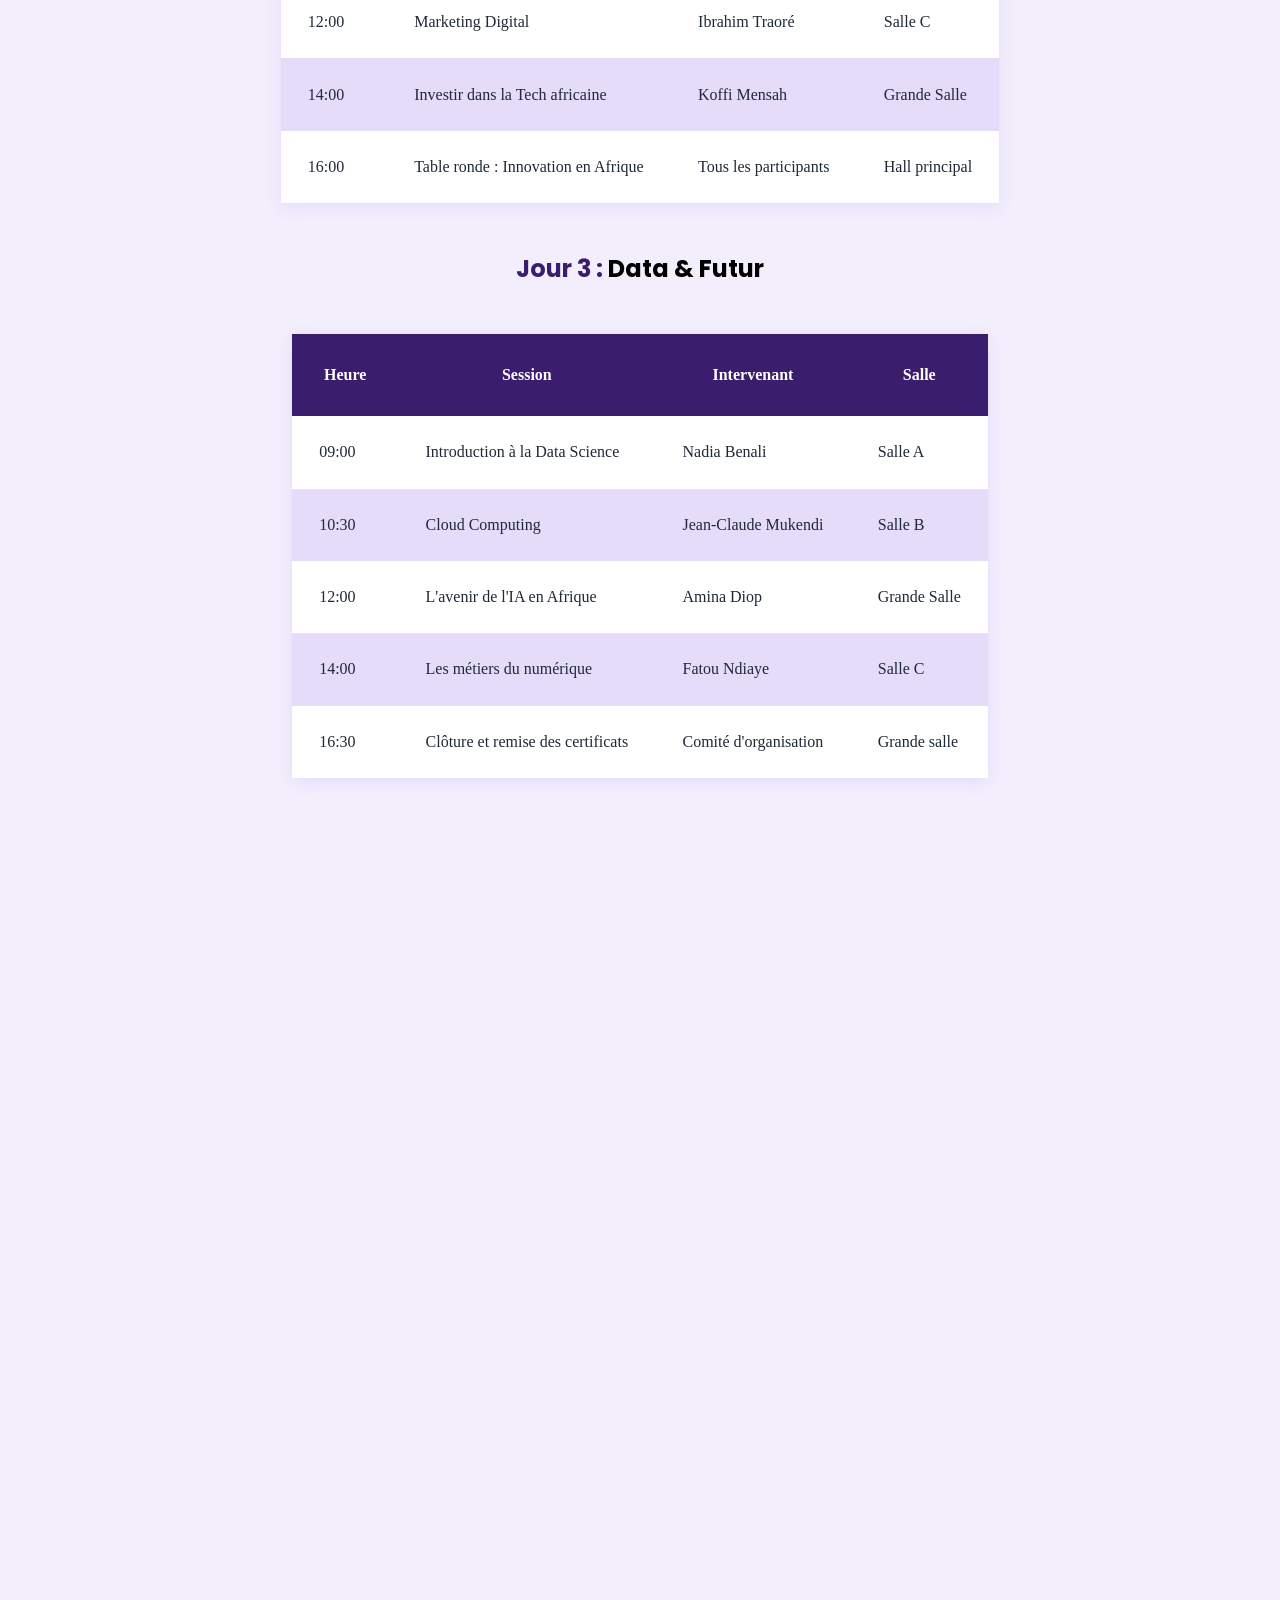
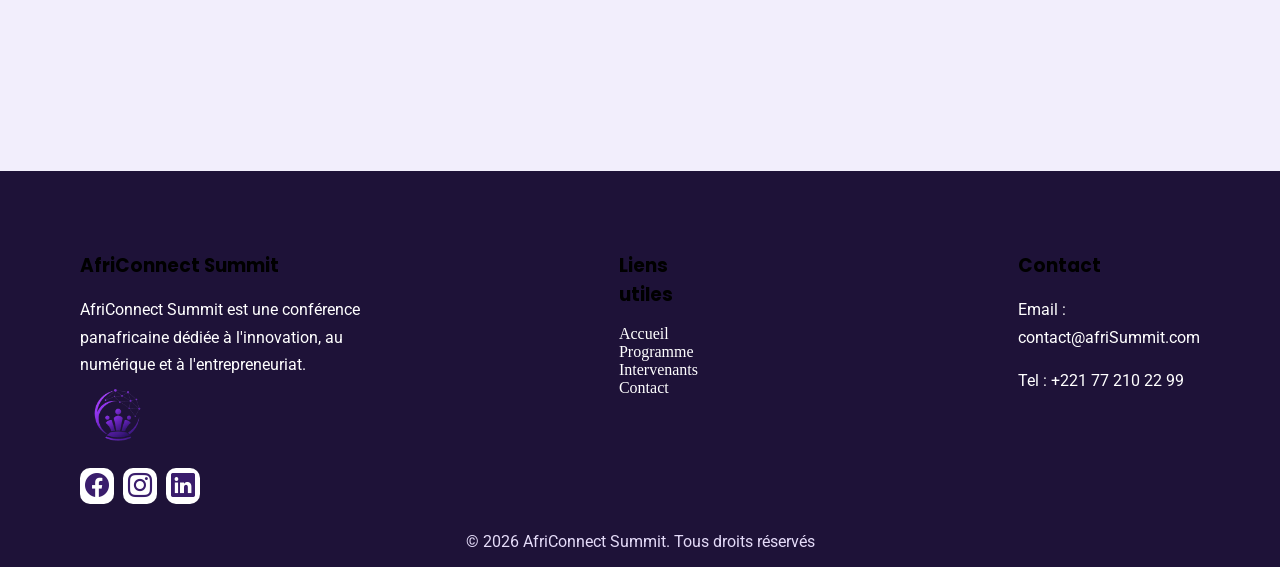
<file: programme.html>
<!DOCTYPE html>
<html lang="en">
<head>
    <meta charset="UTF-8">
    <meta name="viewport" content="width=device-width, initial-scale=1.0">
    <title>Programme</title>

    <!-- Polices -->
    <link rel="preconnect" href="https://fonts.googleapis.com">
    <link rel="preconnect" href="https://fonts.gstatic.com" crossorigin>
    <link href="https://fonts.googleapis.com/css2?family=Poppins:ital,wght@0,100;0,200;0,300;0,400;0,500;0,600;0,700;0,800;0,900;1,100;1,200;1,300;1,400;1,500;1,600;1,700;1,800;1,900&family=Roboto:ital,wght@0,100..900;1,100..900&display=swap" rel="stylesheet">
    <!--Bootstrap icon  -->
    <link rel="stylesheet" href="https://cdn.jsdelivr.net/npm/bootstrap-icons@1.13.1/font/bootstrap-icons.min.css">
    <!-- Votre feuille de style personnelle -->
    <link rel="stylesheet" href="css/style.css">
</head>
<body>
    <header>
        <nav>
            <div class="navbar">
                <div class="logo">
                    <img src="images/logo_AfriConnect_Summit-removebg-preview.png" alt="AfriConnect Summit">
                    <a href="index.html">
                        AfriConnect Summit
                    </a>
                </div>
                <ul class="menu">
                    <li><a href="index.html">Accueil</a></li>
                    <li><a href="programme.html">programme</a></li>
                    <li><a href="intervenants.html">Intervenants</a></li>
                    <li><a href="contact.html">Contact</a></li>
                </ul>
                <button class="btn-dark">
                    <i class="bi bi-moon-fill"></i>
                </button>
                <button class="menu-burger">
                    <i class="bi bi-list"></i>
                </button>
            </div>
        </nav>
    </header>

   <!-- Contenu principal -->
    <main>
        <!-- Section Hero -->
        <section id="hero-programme">
            <div id="hero-titre">
                <h1>Découvrez le programme d'AfriConnect Summit 2026</h1>
                <p>
                    <a href="index.html">Accueil</a> > Programme
                </p>
            </div>
        </section>

        <!-- Section Onglet -->
        <section id="programme">
            <h2>Programme de la conférence</h2>
            <div id="btn-programme">
                <button id="jr1">Jour 1</button>
                <button id="jr2">Jour 2</button>
                <button id="jr3">Jour 3</button>
            </div>
            <div id="jour1">
                <h2><span class="jour">Jour 1 :</span> Innovation & Intelligence Artificielle</h2>
                <div class="table-align">
                    <table>
                        <tr>
                            <th>Heure</th> 
                            <th>Session</th>
                            <th>Intervenant</th>
                            <th>Salle</th>
                        </tr>
                        <tr class="test">
                            <td>09:00  </td>
                            <td>Cérémonie d'ouverture</td>
                            <td>Amina Diop</td>
                            <td>Grande Salle</td>
                        </tr>
                        <tr class="colonne">
                            <td>10:00</td>
                            <td>L'IA au service des entreprises africaines</td>
                            <td>Amina Diop</td>
                            <td>Salle A</td>
                        </tr>
                        <tr class="test">
                            <td>11:30</td>
                            <td>Développement Web moderne</td>
                            <td>Koffi Mensah</td>
                            <td>Salle B</td>
                        </tr>
                        <tr class="colonne">
                            <td>14:00</td>
                            <td>Cybersécurité et protection des données</td>
                            <td>Jean-Claude Mukendi</td>
                            <td>Salle C</td>
                        </tr>
                        <tr class="test">
                            <td>16:00</td>
                            <td>Session de networking</td>
                            <td>Tous les participants</td>
                            <td>Hall principal</td>
                        </tr>
                    </table>
                </div>
            </div>

            <div id="jour2">
                <h2><span class="jour">Jour 2 :</span> Entrepreneuriat & Business</h2>
                <div class="table-align">
                    <table>
                        <tr>
                            <th>Heure</th> 
                            <th>Session</th>
                            <th>Intervenant</th>
                            <th>Salle</th>
                        </tr>
                        <tr class="test">
                            <td>09:00  </td>
                            <td>Financer sa startup</td>
                            <td>Fatou Ndiaye</td>
                            <td>Salle A</td>
                        </tr>
                        <tr class="colonne">
                            <td>10:30</td>
                            <td>Leadership numérique</td>
                            <td>Nadia Benali</td>
                            <td>Salle B</td>
                        </tr>
                        <tr class="test">
                            <td>12:00</td>
                            <td>Marketing Digital</td>
                            <td>Ibrahim Traoré</td>
                            <td>Salle C</td>
                        </tr>
                        <tr class="colonne">
                            <td>14:00</td>
                            <td>Investir dans la Tech africaine</td>
                            <td>Koffi Mensah</td>
                            <td>Grande Salle</td>
                        </tr>
                        <tr class="test">
                            <td>16:00</td>
                            <td>Table ronde : Innovation en Afrique</td>
                            <td>Tous les participants</td>
                            <td>Hall principal</td>
                        </tr>
                    </table>
                </div>
            </div>

            <div id="jour3">
                <h2><span class="jour">Jour 3 :</span> Data & Futur</h2>
                <div class="table-align">
                    <table>
                        <tr>
                            <th>Heure</th> 
                            <th>Session</th>
                            <th>Intervenant</th>
                            <th>Salle</th>
                        </tr>
                        <tr class="test">
                            <td>09:00 </td>
                            <td>Introduction à la Data Science</td>
                            <td>Nadia Benali</td>
                            <td>Salle A</td>
                        </tr>
                        <tr class="colonne">
                            <td>10:30</td>
                            <td>Cloud Computing</td>
                            <td>Jean-Claude Mukendi</td>
                            <td>Salle B</td>
                        </tr>
                        <tr class="test">
                            <td>12:00</td>
                            <td>L'avenir de l'IA en Afrique</td>
                            <td>Amina Diop</td>
                            <td>Grande Salle</td>
                        </tr>
                        <tr class="colonne">
                            <td>14:00</td>
                            <td>Les métiers du numérique</td>
                            <td>Fatou Ndiaye</td>
                            <td>Salle C</td>
                        </tr>
                        <tr class="test">
                            <td>16:30</td>
                            <td>Clôture et remise des certificats</td>
                            <td>Comité d'organisation</td>
                            <td>Grande salle</td>
                        </tr>
                    </table>
                </div>
            </div>
        </section>

        <!-- SECTION THÉMATIQUES -->
        <section id="theme" class="zoom-in">
            <div id="titre-theme">
                <h2>Les thématiques de la conférence</h2>
                <p>Explorez les principaux domaines qui seront au cœur des conférences, ateliers et échanges durant AfriConnect Summit 2026.</p>
            </div>
            <div id="theme-container" class="zoom-in">
                <div id="theme1">
                    <i class="bi-robot"></i>
                    <h3>Intelligence Artificielle</h3>
                    <p>
                        Découvrez comment l'intelligence artificielle transforme les entreprises, les services et le quotidien en Afrique.
                    </p>
                </div>
                <div id="theme2">
                    <i class="bi-briefcase-fill"></i>
                    <h3>Entrepreneuriat & Innovation</h3>
                    <p>
                        Inspirez-vous des parcours d'entrepreneurs et explorez les opportunités offertes par l'écosystème numérique africain.
                    </p>
                </div>
                <div id="theme3">
                    <i class="bi-bar-chart-fill"></i>
                    <h3>Data & Cloud Computing</h3>
                    <p>
                        Comprenez l'importance des données, du cloud et de leur rôle dans la transformation digitale des organisations.
                    </p>
                </div>
                <div id="theme4">
                    <i class="bi-shield-lock-fill"></i>
                    <h3>Cybersécurité</h3>
                    <p>
                        Découvrez les meilleures pratiques pour protéger les données, les systèmes d'information et les utilisateurs.
                    </p>
                </div>
            </div>
            
        </section>

    </main>


    <footer>
        <div>
            <div id="infos">
                <div id="description">
                    <h3>AfriConnect Summit</h3>
                    <p>AfriConnect Summit est une conférence panafricaine dédiée à l'innovation, au numérique et à l'entrepreneuriat.</p>
                    <img src="images/logo_AfriConnect_Summit-removebg-preview.png" alt="">
                </div>

                <div id="lien">
                    <h3>Liens utiles</h3>
                    <ul>
                        <li><a href="index.html">Accueil</a></li>
                        <li><a href="programme.html">Programme</a></li>
                        <li><a href="intervenants.html">Intervenants</a></li>
                        <li><a href="contact.html">Contact</a></li>
                    </ul>
                </div>
                
                <div id="contact">
                    <h3>Contact</h3>
                    <p>Email : contact@afriSummit.com</p>
                    <p>Tel : +221 77 210 22 99</p>
                </div>
            </div>

            <div id="reseau">
                <a href="http://www.facebook.com"><i class="bi bi-facebook"></i></a>
                <a href="http://www.instagram.com"><i class="bi bi-instagram"></i></a>
                <a href="http://www.linkedin.com"><i class="bi bi-linkedin"></i></a>
            </div> 

            <div id="copyright">
                <p>&copy; 2026 AfriConnect Summit. Tous droits réservés</p>
            </div>
            <!-- Bouton retour en haut -->
            <button id="btn-Top">
                <i class="bi bi-arrow-up-short"></i>
            </button>
        </div>
    </footer>
    

    <script src="js/main.js"></script>
</body>
</html>
</file>
<file: css/style.css>
/* ====== Variables ====== */
:root{
    /* Couleurs */
    --primary-color:#3A1D6C;        /*Couleur principale*/
    --secondary-color:#E5DCF9;      /*Couleur secondaire*/
    --background-color:#F2EEFC;      /*Couleur de fond*/
    --card-color:#FFFFFF;            /*Couleur des cartes*/
    --text-color:#1F2937;            /*Couleur paragraphe*/
    --titre-color: #000000;
    --dark-color:#1E1238;            /*Couleur footer*/

    /* TYPOGRAPHIE */
    --title-font:"Poppins", sans-serif;
    --text-font:"Roboto", sans-serif;

    /* ESPACEMENTS */
    --gap:1rem;  

    /* Border Radius */
    --radius-md:10px;
    --radius-lg:20px;
    --radius-xl:30px;
}

/* ===== Variables du mode sombre ===== */
[data-theme="dark"]{
    --primary-color:#8B5CF6;      
    --secondary-color:#3C2D63;    
    --background-color:#12101C;   
    --card-color:#1E1830;         
    --text-color:#F8FAFC;   
    --titre-color: #FFFFFF;      
}

/* ===== Keyframes animation ===== */
@keyframes botom{
    from{
        opacity: 0;     /*Invisible au départ*/
        transform: translateY(30px);    /*Valeur initiale*/
    }
    to{
        opacity: 1;
        transform: translateY(0);       /*Valeur finale*/
    }
}

@keyframes right{
    from{
        opacity: 0;     /*Invisible au départ*/
        transform: translateX(30px);
    }
    to{
        opacity: 1;
        transform: translateX(0);
    }
}

/*==== Reset + base ====*/
*{
    margin: 0;
    padding: 0;
    box-sizing: border-box;         /* Les bordures et paddings sont inclus dans la taille de l'element */
}
body{
    background-color: var(--background-color);
}
h1, h2, h3{
    font-family: var(--title-font);
}
h2, h3, strong{
    color: var(--titre-color);
}
p{
    font-family: var(--text-font);
    color: var(--text-color);
}

/* ==== Navbar ====*/
nav{
    padding-bottom: 3rem;
}
.navbar{
    display: flex;
    justify-content: space-between;
    padding: 0.5rem 5rem 0.5rem 5rem;
    position: fixed;
    z-index: 999;
    background-color: var(--background-color);
    width: 100%;
}
/* Changement de style du navbar au scroll */
.navbar-scroll{
    padding: 0 4rem 0.5rem;
    box-shadow: 0 0px 10px var(--primary-color);
}
.logo{
    display: flex;
    gap: var(--gap);
}
.navbar img{
    height: 3rem;
}
.logo a{
    padding-top: 1rem;
    text-decoration: none;
    font-size: 1.2rem;
    font-weight: bold;
}
.menu{
    display: flex;
    justify-content: center;
    gap: var(--gap);
    list-style: none;
    padding: 1rem 13rem 1rem 0;
}
.menu li a{
    text-decoration: none;
    padding: 0.5rem 1rem;
    color: var(--text-color);
    transition: color 0.5s ease;
    transition: background-color 0.5s ease;
}
.menu li a:hover{
    color: var(--primary-color);
    background-color: var(--secondary-color);
    border-radius: var(--radius-md);
}
.btn-dark{
    position: fixed;
    top: 20px;
    right: 5rem;
    z-index: 999;
    padding: 0.5rem;
    border-radius: var(--radius-md);
    color: var(--primary-color);
    background-color: var(--secondary-color);
    border: none;
}
.menu-burger{
    /* position: fixed; */
    top: 20px;
    right: 2rem;
    z-index: 999;
    font-size: 2rem;
    background: none;
    border: none;
    cursor: pointer;
    display: none;      /* Pour cacher l'icone */
}


/* ======== Page 1 Accueil ======== */
/* Section Hero */
#hero-accueil{
    min-height: 100vh;
    padding: 5rem 0;
}
#hero-style{
    display: flex;
    justify-content: space-between;
    padding: 0 5rem;
    
}
.titre{
    margin-top: 1rem;
    padding-right: 8rem;
}
.titre h1{
    color: var(--primary-color);
    font-size: 3rem;
    animation: botom 1s ease;
}
.titre h2{
    padding-top: 1rem;
    font-size: 1rem;
    line-height: 1.7rem;
    animation: botom 1.2s ease;
}
#btn-hero{
    padding-top: 1rem;
    animation: botom 1.5s ease;
}
#btn-hero #btn1{
    padding: 10px;
    background-color: var(--primary-color);
    margin-right: 3px;
    border-radius: var(--radius-md);
    border: none;
}
#btn-hero #btn2{
    padding: 10px;
    margin-left: 3px;
    border-radius: var(--radius-md);
    border-color: var(--primary-color);
    transition: background-color 0.5s ease;
}
#btn-hero #btn2:hover{
    background-color: var(--primary-color);
    border: none;
    
}
#btn-hero #btn1 a{
    text-decoration: none;
    color: var(--card-color);
}
#btn-hero #btn2 a{
    text-decoration: none;
    color: var(--primary-color);
    transition: color 0.5s ease;
}
#btn-hero #btn2 a:hover{
    color: var(--card-color);
}
#hero-style img{
    width: 100%;
    height: 400px;
    object-fit: cover;
    border-radius: var(--radius-lg);
    animation: right 1s ease;
}
#compte-rebour{
    display: flex;
    justify-content: space-around;
    margin: 5rem 5rem 0 5rem;
    background-color: var(--secondary-color);
    padding: 1rem 0;
    border: 1px solid var(--primary-color);
    border-radius: var(--radius-md);
}
#compte-rebour div h3{
    color: var(--primary-color);
    font-size: 2rem;
    text-align: center;
}
#compte-rebour div p{
    font-weight: bold;
    text-align: center;
}

/* Section Chiffre cles */
#chiffre{
    padding: 5rem 0;
    margin: 0 10rem;
}
#titre-chiffre h2{
    padding-bottom: 1rem;
}
#titre-chiffre{
    text-align: center;
}
#chiffre-cles{
    display: grid;
    grid-template-columns: repeat(auto-fit, minmax(250px, 1fr));    /*Colonne adaptative*/
    gap: 1rem;
    margin-top: 5rem;
}
#chiffre1{
    grid-row: 1;
    grid-column: 1/3;
    text-align: center;
    background-color: var(--secondary-color);
    padding: 5rem 0;
    border-radius: var(--radius-lg);
    border: 1px solid var(--primary-color);
}
#chiffre2{
    grid-row: 1;
    grid-column: 3;
    text-align: center;
    background-color: var(--secondary-color);
    padding: 5rem 0;
    border-radius: var(--radius-lg);
    border: 1px solid var(--primary-color);
}
#chiffre3{
    grid-row: 2;
    grid-column: 1;
    text-align: center;
    background-color: var(--secondary-color);
    padding: 5rem 0;
    border-radius: var(--radius-lg);
    border: 1px solid var(--primary-color);
}
#chiffre4{
    grid-row: 2;
    grid-column: 2/4;
    text-align: center;
    background-color: var(--secondary-color);
    padding: 5rem 0;
    border-radius: var(--radius-lg);
    border: 1px solid var(--primary-color);
}
#chiffre1 h3, #chiffre2 h3, #chiffre3 h3, #chiffre4 h3{
    color: var(--primary-color);
}

/* SECTION  POURQUOI PARTICIPER */
#Pourquoi{
    padding: 5rem 0;
    margin: 0 7rem;
}
#Pourquoi h2{
    text-align: center;
}
#container-pourquoi{
    display: flex;
    justify-content: center;
    gap: 5rem;
    margin-top: 5rem;
}
.fils-pourquoi{
    display: flex;
    flex-direction: column;
    align-items: center;
    gap: 2rem;
    line-height: 1.7rem;
}
.fils-pourquoi i{
    font-size: 2rem;
    color: var(--primary-color);
    background-color: var(--secondary-color);
    padding: 1rem;
    border-radius: var(--radius-md);
}

/* SECTION INTERVENANTS */
#intervenants{
    padding: 5rem 0;
    background-color: var(--secondary-color);
}
#titre-intervenant{
    text-align: center;
}
#titre-intervenant p{
    padding: 1rem 20rem;
    line-height: 1.7rem;
}
#intervenant-container{
    display: grid;
    grid-template-columns: repeat(auto-fit, minmax(250px, 1fr));    /*Colonne adaptative*/
    margin: 0 5rem;
    gap: 1.5rem;
}
.card-intrvnt{
    text-align: center;
    background-color: var(--card-color);
    display: flex;
    flex-direction: column;
    gap: 0.5rem;
    border: 1.5px solid var(--primary-color);
    border-radius: var(--radius-md);
    margin-top: 3rem;
    padding-bottom: 1rem;
    transition: transform 0.5s ease ;
}
.card-intrvnt:hover{
    transform: translateY(-10px);
    box-shadow: 0 15px 30px var(--primary-color);
}
.card-intrvnt img{
    width: 100%;
    border-radius: 10px 10px 0 0;
}
#btn-container{
    display: flex;
    justify-content: center;
    margin-top: 5rem;
}
#btn-intrvnt{
    padding: 1rem;
    background-color: var(--primary-color);
    border-radius: var(--radius-xl);
    border: none;
    transition: transform 1s ease ;
}
#btn-intrvnt a{
    text-decoration: none;
    color: var(--card-color);
}
#btn-intrvnt:hover{
    padding: 1rem 0.5rem;
    transform: translateY(10px);
    box-shadow: 0 15px 30px var(--primary-color);
}

/* Section Nos sponsors */
#sponsor{
    padding: 5rem 0;
}
#titre-sponsor{
    text-align: center;
}
#titre-sponsor p{
    padding: 0 25rem;
    margin-top: 1rem;
    line-height: 1.7;
}
.sponsor h3{
    text-align: center;
    margin: 4rem 0 2rem 0;
}
#sponsor-or{
    display: flex;
    justify-content: center;
    gap: 2rem;
}
#sponsor-or img{
    width: 23%;
}
#sponsor-argent{
    display: flex;
    justify-content: center;
    gap: 2rem
}
#sponsor-argent img{
    width: 15%;
}
#sponsor-bronze{
    display: flex;
    justify-content: center;
    gap: 2rem;
}
#sponsor-bronze img{
    width: 10%;
    object-fit: cover;
}

/* Footer */
footer{
    background-color: var(--dark-color);
    padding: 5rem 5rem 0 5rem ;
    color: var(--primary-color);
}
#infos{
    display: flex;
    justify-content: space-between;
}
#infos img{
    width: 25%;
}
#description{
    padding-right: 15rem;
}
#description p{
    color: var(--card-color);
    line-height: 1.7rem;
    padding-top: 1rem;
}
#lien ul{
    list-style: none;
    padding-top: 1rem;
}
#lien ul li a{
    text-decoration: none;
    color: var(--card-color);
    transition: color 0.5s ease;
}
#lien ul li a:hover{
    color: var(--primary-color);
}
#contact{
    margin-left: 20rem;
}
#contact p{
    color: var(--card-color);
    line-height: 1.7rem;
    padding-top: 1rem;
    transition: color 0.5s ease;
}
#contact p:hover{
    color: var(--primary-color);
}
#reseau{
    padding: 1rem 0;
}
#reseau i{
    font-size: 1.5rem;
    color: var(--primary-color);
    background-color: var(--card-color);
    padding: 5px;
    border-radius: var(--radius-md);
    margin-right: 5px;
}
#copyright{
    text-align: center;
    padding: 1rem 0;
}
#copyright p{
    color: var(--secondary-color);
}
#btn-Top{
    display: none;
    position: fixed;
    bottom: 20px;               /* Distance depuis le bas */
    right: 20px;                /* Distance depuis le cote droit */
    padding: 0 5px;
    font-size: 2em;
    border: none;
    border-radius: 10px;
    background-color: var(--primary-color);
    color: var(--card-color);
    transform: translateY(0);
    transition: transform 1s ease;
    cursor: pointer;
}
#btn-Top:hover{
    transform: translateY(-10px);
}


/* ========= Page 2 : Programme ======== */
/* Section Hero */
#hero-programme{
    min-height: 45vh;
    background: linear-gradient(135deg, var(--primary-color), var(--dark-color));  /*135 dégradé diagonale L/R*/
    display: flex;
    justify-content: center;
    align-items: center;
    text-align: center;
    padding: 2rem 3.5rem;
}

#hero-titre h1{
    color: var(--card-color);
    font-size: 3rem;
    margin-bottom: 1rem;
}

#hero-titre p{
    color: var(--secondary-color);
    font-size: 1rem;
}

#hero-titre p a{
    text-decoration: none;
    color: var(--card-color);
    font-weight: 600;
    transition: color 0.3s ease
}

#hero-titre p a:hover{
    color: var(--secondary-color);
}


/* Section programme */
#programme{
    padding: 5rem 0;

}
#programme h2{
    text-align: center;
}
#btn-programme{
    padding: 3em 0;
    text-align: center;
}
#btn-programme button{
    padding: 0.7rem 2rem;
    background-color: var(--primary-color);
    color: var(--card-color);
    border-radius: var(--radius-xl);
    border: none;
    margin-right: 1rem;
    transition: transform 0.5s ease;
}
#btn-programme button:hover{
    transform: translateY(-10px);
    box-shadow: 0 15px 30px var(--primary-color);
}
.jour{
    color: var(--primary-color);
}
#jour1{
    padding-bottom: 3rem;
}
#jour1 h2{
    padding-bottom: 3rem;
}
#jour2{
    padding-bottom: 3rem;
}
#jour2 h2{
    padding-bottom: 3rem;
}
#jour3 h2{
    padding-bottom: 3rem;
}
.table-align{
    display: flex;
    justify-content: center;
}
table{
    border-collapse: collapse;
    box-shadow: 0 4px 15px var(--secondary-color);
    color: var(--text-color);
}
th{
    padding: 2rem;
    background-color: var(--primary-color);
    color: var(--card-color);
}
td{
    padding: 1.7rem;
}
.test{
    background-color: var(--card-color);
}
.colonne{
    background-color: var(--secondary-color);
}

/* Section THÉMATIQUES */
#theme{
    padding: 5rem 0;
    background-color: var(--secondary-color);
}
#titre-theme{
    text-align: center;
}
#titre-theme h2{
    padding-bottom: 1rem;
}
#titre-theme p{
    margin: 0 23rem;
    line-height: 1.7rem;
}
#theme-container{
    display: grid;
    grid-template-columns: repeat(auto-fit, minmax(250px, 1fr));    /*Colonne adaptative*/
    gap: 5rem;
    margin-top: 5rem;
    padding: 0 5rem;
}
#theme1{
    grid-row: 1;
    display: flex;
    flex-direction: column;
    gap: 1rem;
    align-items: center;
    /* margin: 0 6rem; */
    background-color: var(--card-color);
    border: 1.5px solid var(--primary-color);
    border-radius: var(--radius-md);
    padding: 2rem;
    transition: transform 0.5s ease ;
}
#theme1:hover{
    transform: translateY(-10px);
    box-shadow: 0 15px 30px var(--primary-color);
}

#theme2{
    grid-row: 1;
    display: flex;
    flex-direction: column;
    gap: 1rem;
    align-items: center;
    background-color: var(--card-color);
    border: 1.5px solid var(--primary-color);
    border-radius: var(--radius-md);
    padding: 2rem;
    transition: transform 0.5s ease ;
}
#theme2:hover{
    transform: translateY(-10px);
    box-shadow: 0 15px 30px var(--primary-color);
}
#theme3{
    grid-row: 2;
    display: flex;
    flex-direction: column;
    gap: 1rem;
    align-items: center;
    background-color: var(--card-color);
    border: 1.5px solid var(--primary-color);
    border-radius: var(--radius-md);
    padding: 2rem;
    transition: transform 0.5s ease ;
}
#theme3:hover{
    transform: translateY(-10px);
    box-shadow: 0 15px 30px var(--primary-color);
}
#theme4{
    grid-row: 2;
    display: flex;
    flex-direction: column;
    gap: 1rem;
    align-items: center;
    background-color: var(--card-color);
    border: 1.5px solid var(--primary-color);
    border-radius: var(--radius-md);
    padding: 2rem;
    transition: transform 0.5s ease ;
}
#theme4:hover{
    transform: translateY(-10px);
    box-shadow: 0 15px 30px var(--primary-color);
}
#theme-container i{
    font-size: 2rem;
    color: var(--primary-color);
    background-color: var(--secondary-color);
    padding: 0.8rem;
    border-radius: var(--radius-md);
}
#theme-container p{
    line-height: 1.7rem;
}


/* ======== Page 3 : Intervenants ======== */
/* Section hero */
#hero-intervenant{
    min-height: 45vh;
    background: linear-gradient(135deg, var(--primary-color), var(--dark-color));  /*135 dégradé diagonale L/R*/
    display: flex;
    justify-content: center;
    align-items: center;
    text-align: center;
    padding: 2rem;
}
#titre-hero-intrvnt h1{
    color: var(--card-color);
    font-size: 3rem;
    margin-bottom: 1rem;
}
#titre-hero-intrvnt p{
    color: var(--secondary-color);
    font-size: 1rem;
}
#titre-hero-intrvnt P a{
    text-decoration: none;
    color: var(--card-color);
    font-weight: 600;
    transition: color 0.3s ease
}
#titre-hero-intrvnt P a:hover{
    color: var(--secondary-color);
}

/* Section intervenants */
#intervenant{
    padding: 5rem 0;
    /* background-color: var(--secondary-color); */
}
#filtre{
    display: flex;
    flex-wrap: wrap;
    justify-content: center;
    gap: 1.5rem;
}
#btn{
    padding: 0.7rem 2rem;
    background-color: var(--primary-color);
    color: var(--card-color);
    border-radius: var(--radius-xl);
    border: none;
    transition: transform 0.5s ease;
}
#btn:hover{
    transform: translateY(-10px);
    box-shadow: 0 15px 30px var(--primary-color);
}
.btn{
    padding: 0.7rem 2rem;
    background-color: var(--background-color);
    color: var(--text-color);
    border-radius: var(--radius-xl);
    border: 1px solid var(--primary-color);
    transition: transform 0.5s ease;
}
.btn:hover{
    transform: translateY(-10px);
    background-color: var(--primary-color);
    color: var(--card-color);
    box-shadow: 0 15px 30px var(--primary-color);
}
#profit-container{
    display: grid;
    grid-template-columns: repeat(auto-fit, minmax(250px, 1fr));    /*Colonne adaptative*/
    /* margin: 0 5rem; */
    gap: 1.5rem;
    margin: 0 10rem;
    padding-top: 2rem;
}
#profit-container article{
    text-align: center;
    background-color: var(--card-color);
    display: flex;
    flex-direction: column;
    gap: 0.5rem;
    border: 1.5px solid var(--primary-color);
    border-radius: var(--radius-md);
    margin-top: 3rem;
    padding-bottom: 1rem;
    transition: transform 0.5s ease;
}
#profit-container article:hover{
    transform: translateY(-10px);
    box-shadow: 0 15px 30px var(--primary-color);
}
#profit-container img{
    width: 100%;
    border-radius: 10px 10px 0 0;
}


/* ======== Page 4 : Contact ======== */
/* Section Hero */
#hero-contact{
    min-height: 45vh;
    background: linear-gradient(135deg, var(--primary-color), var(--dark-color));  /*135 dégradé diagonale L/R*/
    display: flex;
    justify-content: center;
    align-items: center;
    text-align: center;
    padding: 2rem 15rem;
}
#titre-hero-contact h1{
    color: var(--card-color);
    font-size: 3rem;
    margin-bottom: 1rem;
}
#titre-hero-contact p{
    color: var(--secondary-color);
    font-size: 1rem;
}
#titre-hero-contact p a{
    text-decoration: none;
    color: var(--card-color);
    font-weight: 600;
    transition: color 0.3s ease
}
#titre-hero-contact p a:hover{
    color: var(--secondary-color);
}

/* Section formulaire */
#formulaire{
    padding: 5rem;
}
#form-container{
    display: flex;
    flex-wrap: wrap;
    justify-content: space-around;
}
#form{
    width: 60%;
    background-color: var(--secondary-color);
    padding: 2rem;
    border-radius: var(--radius-lg);
}
form{
    display: flex;
    flex-direction: column;
    gap: 1rem;
}
.div-form{
    display: flex;
    flex-direction: column;
    gap: 0.5rem;
}
input{
    height: 2.5rem;
    padding: 0 1rem;
    border-radius: var(--radius-md);
    border: var(--text-color) 1px solid;
    transition: box-shadow 0.5s ease
}
input:focus{
    outline: none;      /*Pour enlever la bordure du champ apres clic*/
    border: var(--primary-color) 1.5px solid;
    box-shadow: 0 0px 10px var(--primary-color);
}
select{
    height: 2.5rem;
    border-radius: var(--radius-md);
    border: var(--text-color) 1px solid;
    transition: box-shadow 0.3s ease
}
select:focus{
    outline: none;      /*Pour enlever la bordure du champ apres clic*/
    border: var(--primary-color) 1px solid;
    border: var(--primary-color) 1.5px solid;
    box-shadow: 0 0px 10px var(--primary-color);
}
label{
    font-weight: bold;
}
textarea{
    border-radius: var(--radius-md);
    border: var(--text-color) 1px solid;
    transition: box-shadow 0.5s ease;
    padding: 1rem;
}
textarea:focus{
    outline: none;      /*Pour enlever la bordure du champ apres clic*/
    border: var(--primary-color) 1px solid;
    border: var(--primary-color) 1.5px solid;
    box-shadow: 0 0px 10px var(--primary-color);
}
#btn-form{
    padding: 1rem;
    background-color: var(--primary-color);
    margin-right: 3px;
    border-radius: var(--radius-xl);
    border: none;
    color: var(--card-color);
    transition: transform 0.5s ease
}
#btn-form:hover{
    transform: translateY(-5px);
    box-shadow: 0 15px 30px var(--primary-color);
}
#div-contact{
    display: flex;
    flex-direction: column;
    gap: 3rem;
    padding-top: 5rem;
}
#div-contact i{
    margin-right: 1rem;
    color: var(--primary-color);
    background-color: var(--secondary-color);
    padding: 0.7rem;
    border-radius: var(--radius-md);
}
/* JS, Validation formulaire */
.erreur{
    color: red;
    font-size: 1.2rem;
    margin-top: 1rem;
}
.success{
    color: green;
    font-size: 1rem;
    margin-top: 12px;
    font-weight: bold;
}




/* Section FAQ */
#FAQ{
    padding: 5rem;
}
#FAQ h2{
    text-align: center;
    margin-bottom: 1rem;
}




.faq-item{
    border: 1px solid var(--secondary-color);
    border-radius: var(--radius-md);
    margin-bottom: 1rem;
    background-color: var(--card-color);
    overflow: hidden;
}

/* Cache le checkbox */
.faq-item input{
    display: none;
}

/* Question */
.faq-item label{
    display: flex;
    justify-content: space-between;
    align-items: center;
    padding: 1.2rem;
    font-weight: 600;
    color: var(--primary-color);
    cursor: pointer;
    /* transition: var(--transition-fast); */
    /* transition: background-color 0.5s ease */
    background-color: var(--background-color);
}

/* Effet au survol */
.faq-item label:hover{
    background-color: var(--secondary-color);
}

/* Réponse (fermée par défaut) */
.faq-content{
    max-height: 0;
    overflow: hidden;
    transition: max-height .4s ease;
}

/* Texte de la réponse */
.faq-content p{
    padding: 1.2rem 1.2rem;
    color: var(--text-color);
    line-height: 1.7;
}

/* Ouverture de l'accordéon */
.faq-item input:checked ~ .faq-content{
    max-height: 200px;
}

/* Section iframe */
#iframe{
    padding: 5rem 1.5rem;
    display: flex;
    justify-content: center;
}
iframe{
    width: 80%;
    border-radius: var(--radius-lg);
}


/* ===== Animations fade-in, slide-in, zoom-in au scroll ===== */
.fade-in{
    opacity: 0;
    transition: opacity 1s ease;
}
.fade-in.fade-in-active{
    opacity: 1;
}
.slide-in{
    opacity: 0;
    transform: translateY(50px);    /*50px en bas*/
    transition: all 1s ease;        /*all, toute les propriétés de la section*/
}
.slide-in.slide-in-active{
    opacity: 1;
    transform: translateY(0);
}
.zoom-in{
    opacity: 0;
    transform: scale(0.8);      /*réduit l'élément à 80% de sa taille*/
    transition: all 1s ease;
}
.zoom-in.zoom-in-active{
    opacity: 1;
    transform: scale(1);        /*1, taille normale 100%*/
}

/* ===========================================================
MEDIA QUERIES — Adaptations selon la taille de l'ecran
=========================================================== */

    /* ======== Page 1 : ACCUEIL ========= */
/* --- Mobile : ecrans de 767px et moins --- */
@media (max-width: 767px){
    /* Navbar */
    .navbar{
        padding: 1rem 2rem;
        align-items: center;
    }
    .logo a{
        font-size: 1rem;
    }
    .navbar img{
        height: 2.5rem;
    }
    .btn-dark{
        right: 5.5rem;
        top: 18px;
    }
    .menu-burger{
        display: block;         /*Pour afficher l'icône du burger*/
        color: var(--primary-color);
    }
    /* Menu caché */
    .menu{
        display: none;      /*Pour cacher le menu*/
        position: absolute;     /*Pour déplacer élément par rapport à son parent*/
        top: 100%;
        left: 0;
        width: 100%;
        flex-direction: column;
        gap: 0;
        background: var(--background-color);
        padding: 1rem 0;
    }
    .menu li{
        padding: 0.8rem 0;
    }
    .menu li a{
        display: block;     /*Pour afficher les liens*/
    }

    /* Activation du menu burger */
    .menu.nav-active{
        display: block;
    }

    /* Section Hero */
    #hero-accueil{
        min-height: auto;       /*L'hauteur va s'adapter en fonction du contenu.*/
        padding: 7rem 1.5rem 3rem;
    }
    #hero-style{
        flex-direction: column;
        align-items: center;
        padding: 0;
        gap: 2rem;
    }
    .titre{
        margin-top: 0;
        padding-right: 0;
        text-align: center;
    }
    .titre h1{
        font-size: 2.2rem;
        line-height: 1.3;
    }
    #btn-hero{
        display: flex;
        flex-direction: column;
        gap: 1rem;
        align-items: center;
    }
    #btn-hero #btn1, #btn-hero #btn2{
        width: 100%;
        max-width: 280px;
        margin: 0;
    }
    #hero-style img{
        width: 100%;
        max-width: 350px;
        height: auto;
    }
    /* Compte à rebours */
    #compte-rebour{
        flex-wrap: wrap;
        gap: 1.5rem;
        margin: 3rem 0 0;
        padding: 1.5rem 1rem;
    }
    #compte-rebour div h3{
        font-size: 1.7rem;
    }
    #compte-rebour div p{
        font-size: 0.95rem;
    }

    /* SECTION CHIFFRES CLÉS */
    #chiffre{
        padding: 5rem 1.5rem;
        margin: 0;
    }
    #chiffre-cles{
        gap: 1.5rem;
    }
    #chiffre1{
        grid-row: 1;
        grid-column: 1;
    }
    #chiffre2{
        grid-row: 2;
        grid-column: 1;
    }
    #chiffre3{
        grid-row: 3;
        grid-column: 1;
    }
    #chiffre4{
        grid-row: 4;
        grid-column: 1;
    }

    /* SECTION  POURQUOI PARTICIPER */
    #Pourquoi{
        padding: 5rem 1.5rem;
        margin: 0;
    }
    #Pourquoi h2{
        text-align: center;
    }
    #container-pourquoi{
        flex-wrap: wrap;
    }
    .fils-pourquoi p{
        text-align: center;
    }

    /* Section Intervenant */
    #intervenant{
        padding: 5rem 1.5rem;
    }
    #titre-intervenant p{
        padding: 1rem 0;
        line-height: 1.7rem;
    }

    /* Section Sponsor */
    #sponsor{
        padding: 5rem 1.5rem;
    }
    #titre-sponsor p{
        padding: 0;
    }
    #sponsor-or{
        flex-wrap: wrap;
        gap: 1.5rem;
    }
    #sponsor-or img{
        width: 40%;
    }
    #sponsor-argent{
        flex-wrap: wrap;
        gap: 1.5rem;
    }
    #sponsor-argent img{
        width: 25%;
    }
    #sponsor-bronze{
        flex-wrap: wrap;
        gap: 1.5rem;
    }
    #sponsor-bronze img{
        width: 20%;
    }

    /* Footer */
    footer{
        padding: 5rem 1.5rem 0;
    }
    #infos{
        display: flex;
        flex-wrap: wrap;
        justify-content: space-between;
    }
    #description{
        padding-right: 3rem;
    }
    #lien{
        margin-right: 5rem;
    }
    #contact{
        padding-top: 2rem;
        margin-left: 0rem;
    }
    #reseau{
        padding-top: 2rem;
    }
}

/* --- TABLETTE : ecrans compris entre 768px et 1023px --- */
@media (min-width: 768px) and (max-width: 1023px){
    /* Navbar */
    .navbar{
        padding: 1rem 2rem;
        align-items: center;
    }
    .logo a{
        font-size: 1rem;
    }
    .navbar img{
        height: 2.5rem;
    }
    .btn-dark{
        right: 5.5rem;
        top: 18px;
    }
    .menu-burger{
        display: block;         /*Pour afficher l'icône du burger*/
        color: var(--primary-color);
    }
    /* Menu caché */
    .menu{
        display: none;      /*Pour cacher le menu*/
        position: absolute;     /*Pour déplacer élément par rapport à son parent*/
        top: 100%;
        left: 0;
        width: 100%;
        flex-direction: column;
        gap: 0;
        background: var(--background-color);
        padding: 1rem 0;
    }
    .menu li{
        text-align: center;
        padding: 0.8rem 0;
    }
    .menu li a{
        display: block;     /*Pour afficher les liens*/
    }

    /* Activation du menu burger */
    .menu.nav-active{
        display: block;
    }

    /* Section Hero */
    #hero-accueil{
        min-height: auto;       /*L'hauteur va s'adapter en fonction du contenu.*/
        padding: 7rem 1.5rem 3rem;
    }
    #hero-style{
        flex-direction: column;
        align-items: center;
        padding: 0;
        gap: 2rem;
    }
    .titre{
        margin-top: 0;
        padding: 0;
        text-align: center;
    }
    .titre h1{
        font-size: 2.2rem;
        line-height: 1.3;
        padding: 0 5rem;
    }
    .titre h2{
        padding: 0 1rem;
    }
    #btn-hero{
        display: flex;
        flex-direction: column;
        gap: 1rem;
        align-items: center;
    }
    #btn-hero #btn1, #btn-hero #btn2{
        width: 100%;
        max-width: 280px;
        margin: 0;
    }
    #hero-style img{
        width: 100%;
        max-width: 350px;
        height: auto;
    }
    /* Compte à rebours */
    #compte-rebour{
        flex-wrap: wrap;
        gap: 1.5rem;
        margin: 3rem 0 0;
        padding: 1.5rem 1rem;
    }
    #compte-rebour div h3{
        font-size: 1.7rem;
    }
    #compte-rebour div p{
        font-size: 0.95rem;
    }

    /* SECTION CHIFFRES CLÉS */
    #chiffre{
        padding: 5rem 1.5rem;
        margin: 0;
    }
    #chiffre-cles{
        gap: 1.5rem;
    }
    #chiffre1{
        grid-row: 1;
        grid-column: 1;
    }
    #chiffre2{
        grid-row: 2;
        grid-column: 1;
    }
    #chiffre3{
        grid-row: 3;
        grid-column: 1;
    }
    #chiffre4{
        grid-row: 4;
        grid-column: 1;
    }

    /* SECTION  POURQUOI PARTICIPER */
    #Pourquoi{
        padding: 5rem 1.5rem;
        margin: 0;
    }
    #Pourquoi h2{
        text-align: center;
    }
    #container-pourquoi{
        flex-wrap: wrap;
    }
    .fils-pourquoi p{
        text-align: center;
        padding: 0 8rem;
    }

    /* Section Intervenant */
    #intervenant{
        padding: 5rem 1.5rem;
    }
    #titre-intervenant p{
        padding: 1rem 5rem;
        line-height: 1.7rem;
    }

    /* Section Sponsor */
    #sponsor{
        padding: 5rem 1.5rem;
    }
    #titre-sponsor p{
        padding: 0 5rem;
    }
    #sponsor-or{
        flex-wrap: wrap;
        gap: 1.5rem;
    }
    #sponsor-or img{
        width: 40%;
    }
    #sponsor-argent{
        flex-wrap: wrap;
        gap: 1.5rem;
    }
    #sponsor-argent img{
        width: 25%;
    }
    #sponsor-bronze{
        flex-wrap: wrap;
        gap: 1.5rem;
    }
    #sponsor-bronze img{
        width: 20%;
    }

    /* Footer */
    footer{
        padding: 5rem 1.5rem 0;
    }
    #infos{
        display: flex;
        flex-wrap: wrap;
        justify-content: space-between;
    }
    #description{
        padding-right: 19rem;
    }
    #contact{
        margin-left: 0rem;
    }
    #reseau{
        padding-top: 2rem;
    }
}


/* ======== Page 2 : Programme ========= */
/* --- Mobile : ecrans de 767px et moins --- */
@media (max-width: 767px){
    /* Section Hero */
    #hero-programme{
        padding: 2rem 1.5rem;
    }
    #hero-titre h1{
        font-size: 2rem;
    }

    /* Section programme */
    #programme{
        padding: 5rem 1.5rem;
    }
    td, th{
        padding: 0.5rem;
        font-size: 0.7rem;
    }

    /* Section THÉMATIQUES */
    #theme{
        padding: 5rem 1.5rem;
    }
    #titre-theme p{
        margin: 0 1rem;
    }
    #theme1{
        grid-row: 1;
    }
    #theme2{
        grid-row: 2;
    }
    #theme3{
        grid-row: 3;
    }
    #theme4{
        grid-row: 4;
    }
    #theme-container{
        padding: 0;
    }
    #theme-container p{
        text-align: center;
        padding: 0 0.9rem;
    }
}
/* --- TABLETTE : ecrans compris entre 768px et 1023px --- */
@media (min-width: 768px) and (max-width: 1023px){
    /* Section Programme */
    #programme{
        padding: 5rem 1.5rem;
    }
    td, th{
        font-size: 1rem;
    }

    /* Section THÉMATIQUES */
    #theme{
        padding: 5rem 1.5rem;
    }
    #titre-theme p{
        margin: 0 1rem;
    }
    #theme1{
        grid-row: 1;
        padding: 2rem 0;
    }
    #theme2{
        grid-row: 2;
        padding: 2rem 0;
    }
    #theme3{
        grid-row: 3;
        padding: 2rem 0;
    }
    #theme4{
        grid-row: 4;
        padding: 2rem 0;
    }
    #theme-container{
        padding: 0 5rem;
    }
    #theme-container p{
        text-align: center;
        padding: 0 3rem;
    }
}


    /* ======== Page 3 : Intervenants ========= */
/* --- Mobile : ecrans de 767px et moins --- */
@media (max-width: 767px){
    /* Section Hero */
    #hero-intervenant{
        padding: 2rem 1.5rem;
    }
    #titre-hero-intrvnt h1{
        font-size: 2rem;
    }

    /* Section Intervenants */
    #intervenant{
        padding: 5rem 1.5rem;
    }
    #profit-container{
        margin: 0;
    }
}
/* --- TABLETTE : ecrans compris entre 768px et 1023px --- */
@media (min-width: 768px) and (max-width: 1023px){
    /* Section Intervenants */
    #intervenant{
        padding: 5rem 1.5rem;
    }
    #profit-container{
        margin: 0;
    }
}


/* ======== Page 4 : Contact ========= */
/* --- Mobile : ecrans de 767px et moins --- */
@media (max-width: 767px){
    /* Section Hero */
    #hero-contact{
        padding: 2rem 1.5rem;
    }
    #titre-hero-contact h1{
        font-size: 2rem;
    }

    /* Section Formulaire */
    #formulaire{
        padding: 5rem 1.5rem;
    }
    #form{
        width: 100%;
    }

    /* Section FAQ */
    #FAQ{
        padding: 5rem 1.5rem;
    }

    /* Section iframe */
    #iframe{
        padding: 1.5rem;
    }
    iframe{
        width: 100%;
    }
}
/* --- TABLETTE : ecrans compris entre 768px et 1023px --- */
@media (min-width: 768px) and (max-width: 1023px){
    /* Section Hero */
    #hero-contact{
        padding: 2rem 1.5rem;
    }
    #titre-hero-contact h1{
        font-size: 3rem;
    }

    /* Section Formulaire */
    #formulaire{
        padding: 5rem 1.5rem;
    }
    #form{
        width: 100%;
    }

    /* Section FAQ */
    #FAQ{
        padding: 5rem 1.5rem;
    }

    /* Section iframe */
    #iframe{
        padding: 5rem 1.5rem;
    }
    iframe{
        width: 100%;
    }
}
</file>
